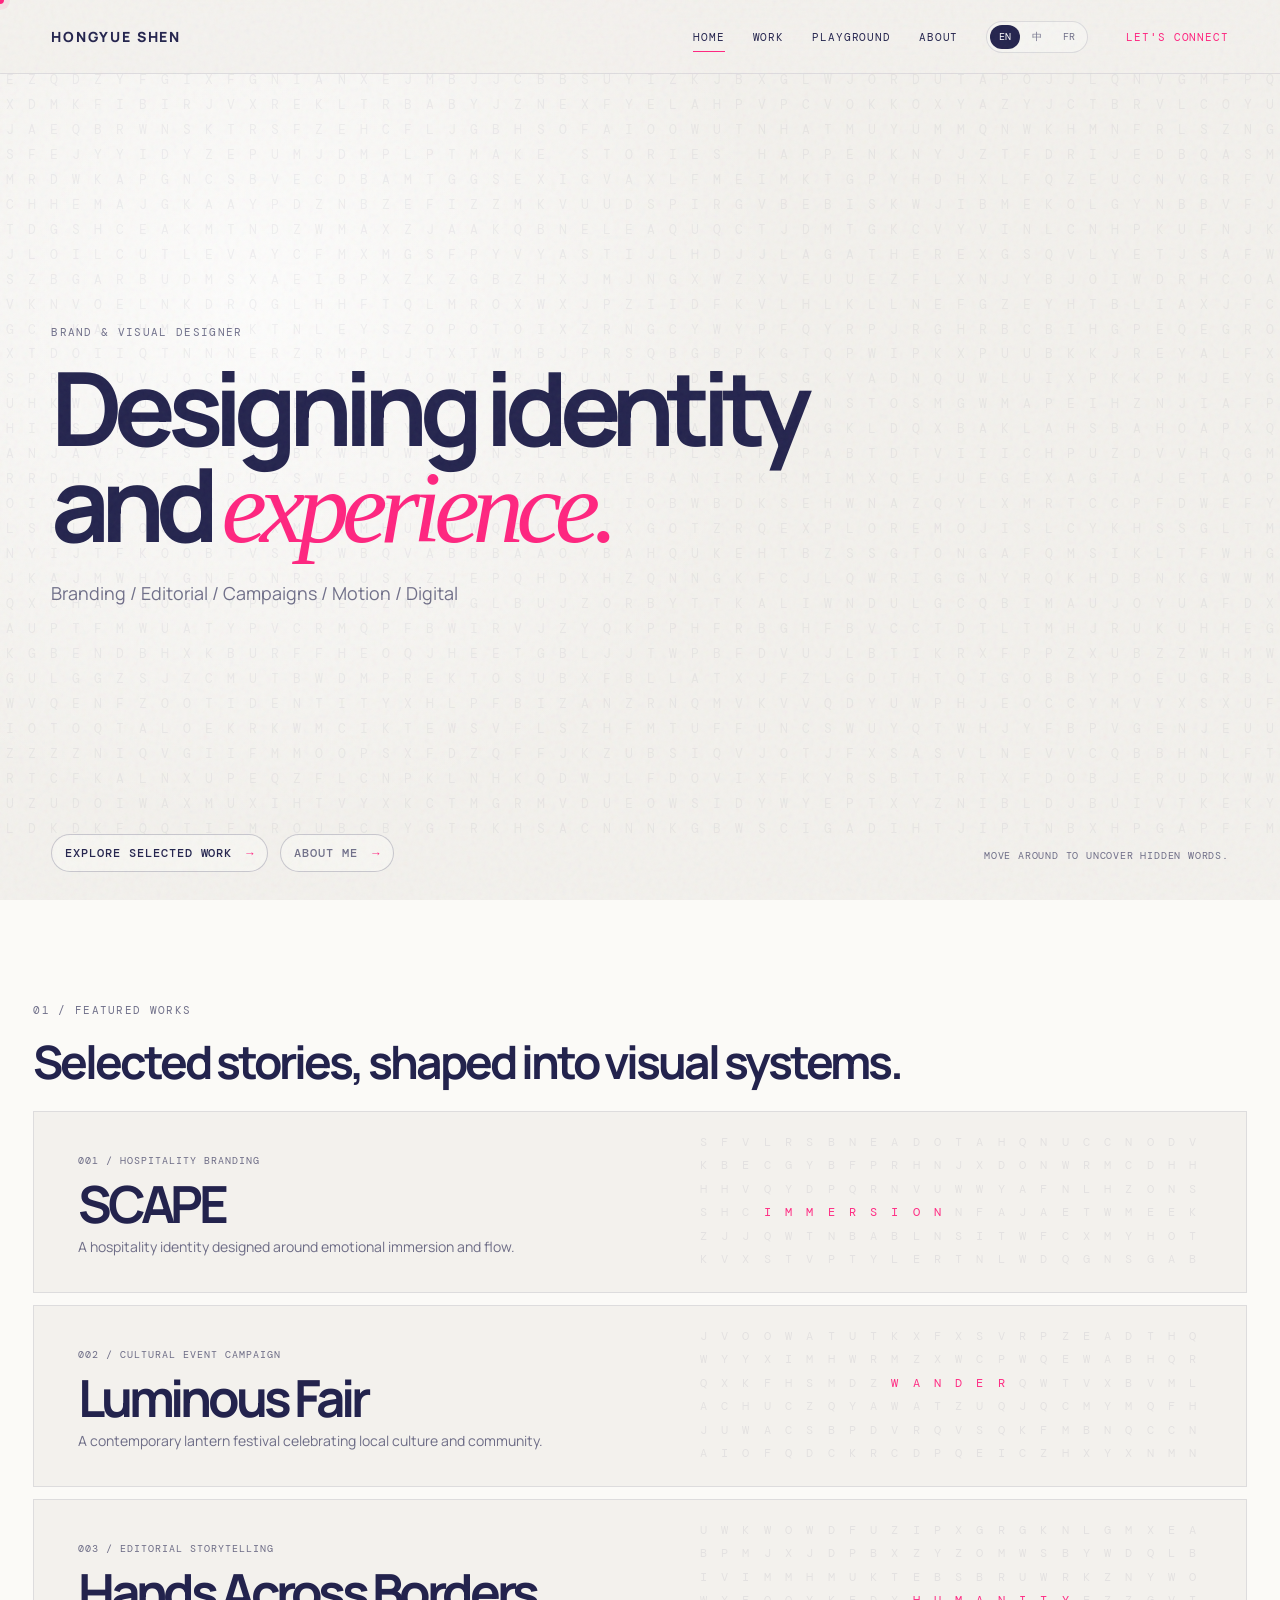
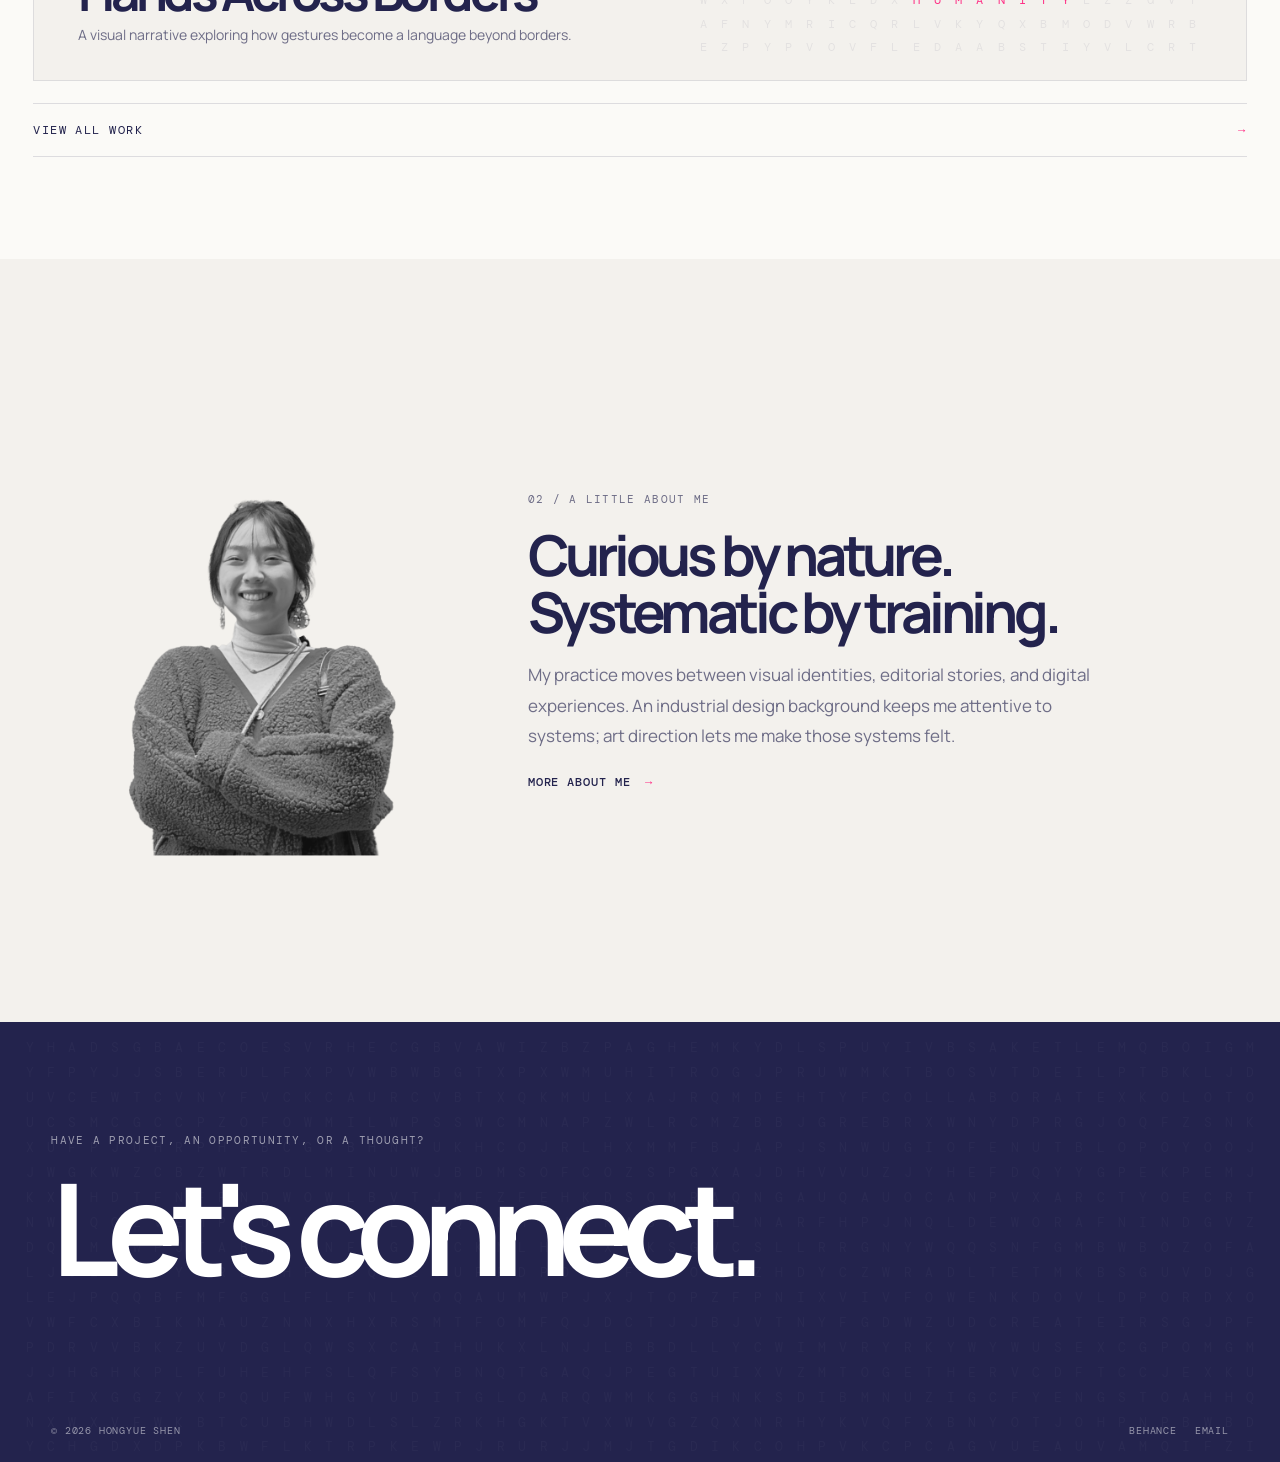
<file: index.html>
<!doctype html>
<html lang="en">
  <head>
    <meta charset="UTF-8" />
    <meta name="viewport" content="width=device-width, initial-scale=1.0" />
    <meta name="description" content="Hongyue Shen is a brand and visual designer working across identity, editorial, motion, and digital experiences." />
    <title>Hongyue Shen | Brand & Visual Designer</title>
    <link rel="preconnect" href="https://fonts.googleapis.com" />
    <link rel="preconnect" href="https://fonts.gstatic.com" crossorigin />
    <link href="https://fonts.googleapis.com/css2?family=DM+Mono:wght@400;500&family=Manrope:wght@400;500;600;700;800&display=swap" rel="stylesheet" />
    <link rel="stylesheet" href="styles.css" />
  </head>
  <body>
    <div class="cursor-dot" aria-hidden="true"></div>
    <header class="site-header">
      <a class="site-logo" href="index.html">HONGYUE SHEN</a>
      <button class="menu-toggle" type="button" aria-expanded="false" aria-label="Open navigation"><span></span><span></span></button>
      <nav class="site-nav" aria-label="Primary navigation">
        <a class="active" href="index.html">Home</a>
        <a href="work.html">Work</a>
        <a href="playground.html">Playground</a>
        <a href="about.html">About</a>
        <a class="nav-contact" href="mailto:hongyueshn@gmail.com">Let's connect</a>
      </nav>
    </header>

    <main>
      <section class="hero" data-matrix-zone>
        <div
          class="letter-matrix hero-matrix"
          data-hidden="MAKE STORIES HAPPEN|GATHER|CONNECT|EXPLORE|IDENTITY"
          data-seed="home"
          data-hidden-layout="0.1,0.54;0.24,0.72;0.4,0.18;0.6,0.7;0.82,0.2"
          data-interactive="true"
          aria-label="Hidden words about narrative design"
        ></div>
        <div class="hero-copy">
          <p class="eyebrow" data-i18n="home.hero.eyebrow">Brand & Visual Designer</p>
          <h1 data-i18n="home.hero.title">
            Designing identity<br />
            and <em>experience.</em>
          </h1>
          <p class="hero-intro" data-i18n="home.hero.subtitle">Branding / Editorial / Campaigns / Motion / Digital</p>
        </div>
        <div class="hero-actions">
          <a class="text-link" href="#selected-work" data-i18n="home.hero.ctaWork">Explore selected work <span>&rarr;</span></a>
          <a class="text-link text-link-muted" href="about.html" data-i18n="home.hero.ctaAbout">About me <span>&rarr;</span></a>
        </div>
        <p class="hero-note" data-i18n="home.hero.note">Move around to uncover hidden words.</p>
      </section>

      <section class="section featured-section" id="selected-work">
        <div class="section-heading featured-heading reveal">
          <p class="eyebrow" data-i18n="home.featured.eyebrow">01 / Featured Works</p>
          <h2 data-i18n="home.featured.title">Selected stories, shaped into visual systems.</h2>
        </div>

        <div class="featured-list">
          <a class="featured-banner reveal" href="project.html?slug=scape" data-matrix-zone>
            <div class="featured-copy">
              <span class="featured-number" data-i18n="home.featured.scape.meta">001 / Hospitality Branding</span>
              <h3>SCAPE</h3>
              <p data-i18n="home.featured.scape.desc">A hospitality identity designed around emotional immersion and flow.</p>
            </div>
            <img class="featured-thumb" src="assets/work/scape08.jpg" alt="SCAPE project preview" />
            <div class="featured-matrix letter-matrix" data-hidden="IMMERSION|ESCAPE" data-hidden-layout="0.28,0.18;0.64,0.62" data-seed="featured-scape" data-interactive="true"></div>
          </a>

          <a class="featured-banner reveal" href="project.html?slug=luminous-fair" data-matrix-zone>
            <div class="featured-copy">
              <span class="featured-number" data-i18n="home.featured.luminous.meta">002 / Cultural Event Campaign</span>
              <h3>Luminous Fair</h3>
              <p data-i18n="home.featured.luminous.desc">A contemporary lantern festival celebrating local culture and community.</p>
            </div>
            <img class="featured-thumb" src="assets/work/deng08.jpg" alt="Luminous Fair project preview" />
            <div class="featured-matrix letter-matrix" data-hidden="WANDER|REUNION" data-hidden-layout="0.18,0.54;0.7,0.1" data-seed="featured-luminous" data-interactive="true"></div>
          </a>

          <a class="featured-banner reveal" href="project.html?slug=hands-across-borders" data-matrix-zone>
            <div class="featured-copy">
              <span class="featured-number" data-i18n="home.featured.hands.meta">003 / Editorial Storytelling</span>
              <h3>Hands Across Borders</h3>
              <p data-i18n="home.featured.hands.desc">A visual narrative exploring how gestures become a language beyond borders.</p>
            </div>
            <img class="featured-thumb" src="assets/work/hands-hero.jpg" alt="Hands Across Borders project preview" />
            <div class="featured-matrix letter-matrix" data-hidden="HUMANITY|CONNECT" data-hidden-layout="0.34,0.66;0.78,0.28" data-seed="featured-hands" data-interactive="true"></div>
          </a>
        </div>
        <a class="button-link reveal" href="work.html" data-i18n="home.featured.viewAll">View all work <span>&rarr;</span></a>
      </section>

      <section class="section home-about">
        <div class="home-about-image reveal">
          <img src="assets/people/home-about-cutout.png" alt="Portrait of Hongyue Shen" />
        </div>
        <div class="home-about-copy reveal">
          <p class="eyebrow" data-i18n="home.about.eyebrow">02 / A little about me</p>
          <h2 data-i18n="home.about.title">Curious by nature.<br />Systematic by training.</h2>
          <p data-i18n="home.about.body">
            My practice moves between visual identities, editorial stories, and digital
            experiences. An industrial design background keeps me attentive to systems;
            art direction lets me make those systems felt.
          </p>
          <a class="text-link" href="about.html" data-i18n="home.about.cta">More about me <span>&rarr;</span></a>
        </div>
      </section>
    </main>

    <footer class="site-footer" id="connect">
      <div class="footer-matrix letter-matrix" data-hidden="COLLABORATE|CREATE|TOGETHER" data-hidden-layout="0.12,0.86;0.68,0.88;0.82,0.78" data-seed="connect" data-interactive="true"></div>
      <p class="eyebrow" data-i18n="footer.eyebrow">Have a project, an opportunity, or a thought?</p>
      <a class="footer-title" href="mailto:hongyueshn@gmail.com" data-i18n="footer.title">Let's connect.</a>
      <div class="footer-bottom">
        <span>&copy; <span data-year></span> Hongyue Shen</span>
        <div>
          <a href="https://www.behance.net/HongyueShen" target="_blank" rel="noreferrer">Behance</a>
          <a href="mailto:hongyueshn@gmail.com">Email</a>
        </div>
      </div>
    </footer>
    <script src="script.js"></script>
    <script src="i18n.js"></script>
  </body>
</html>
</file>
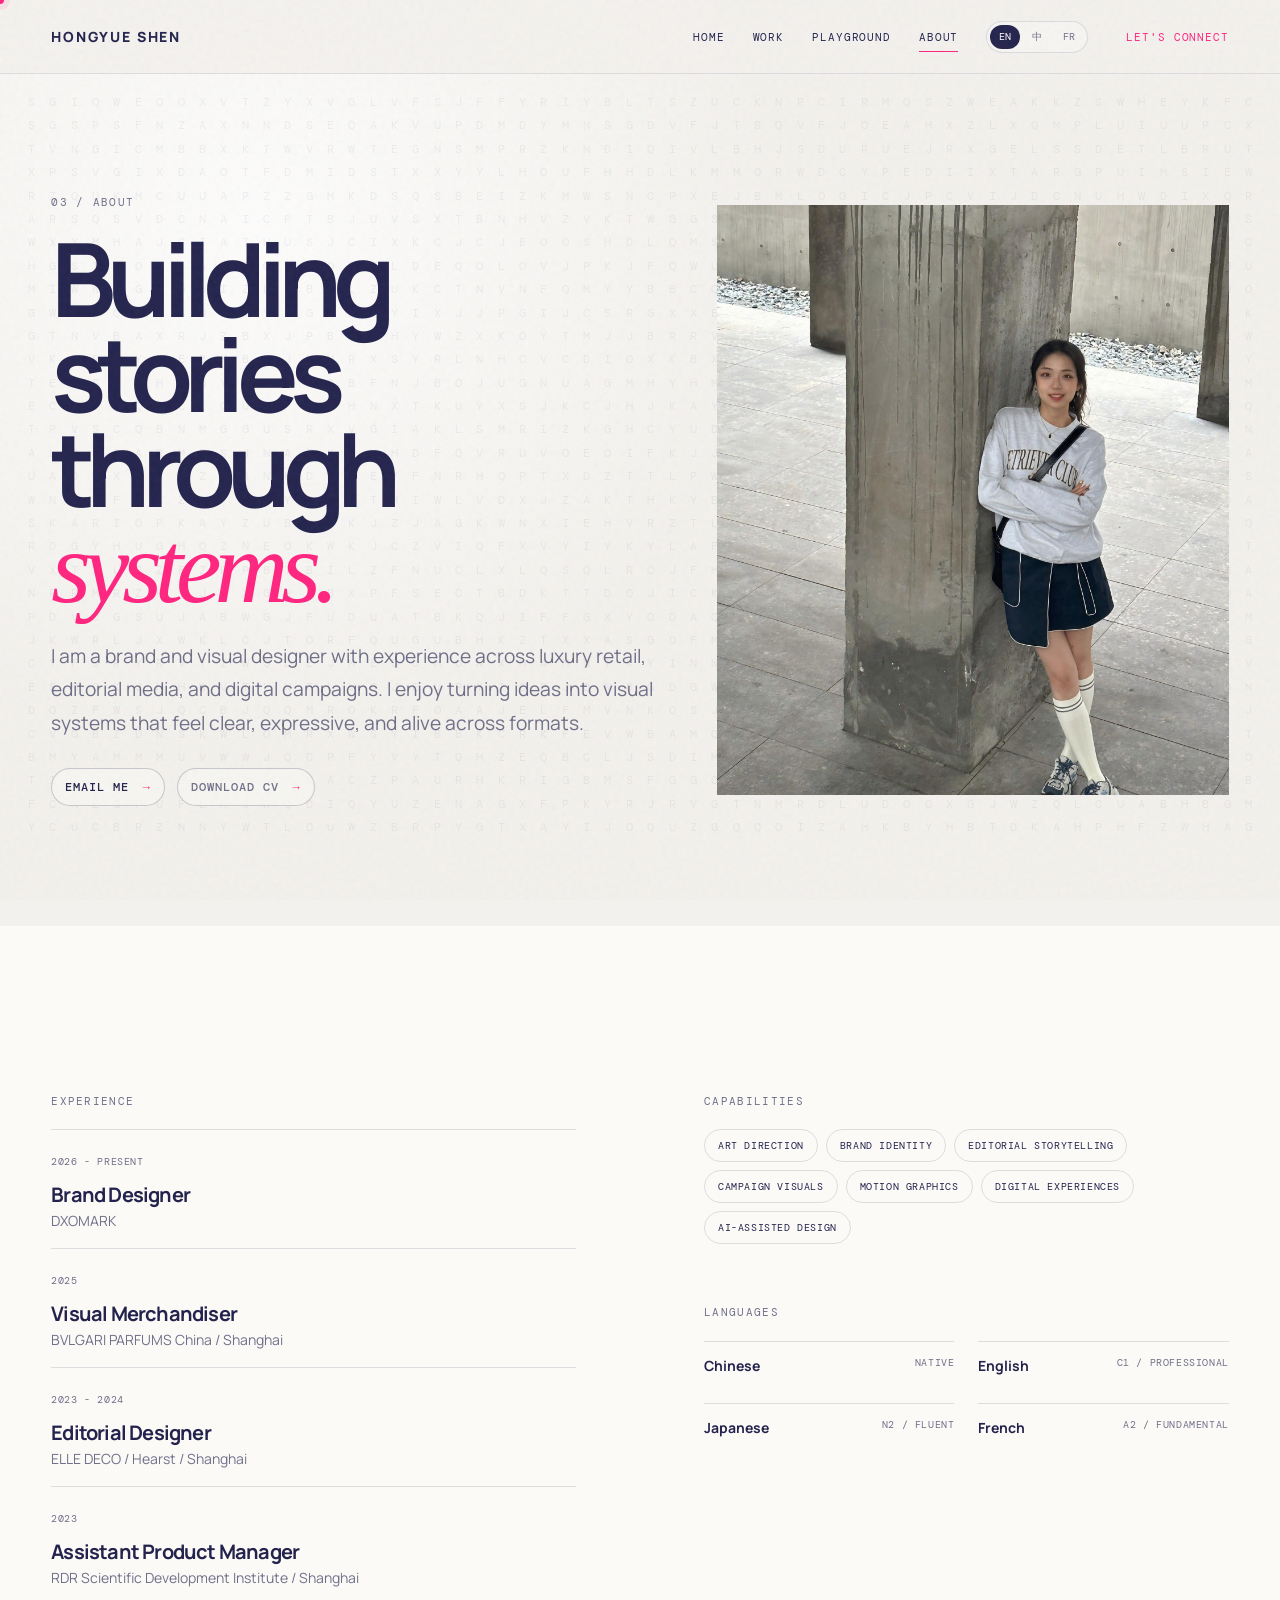
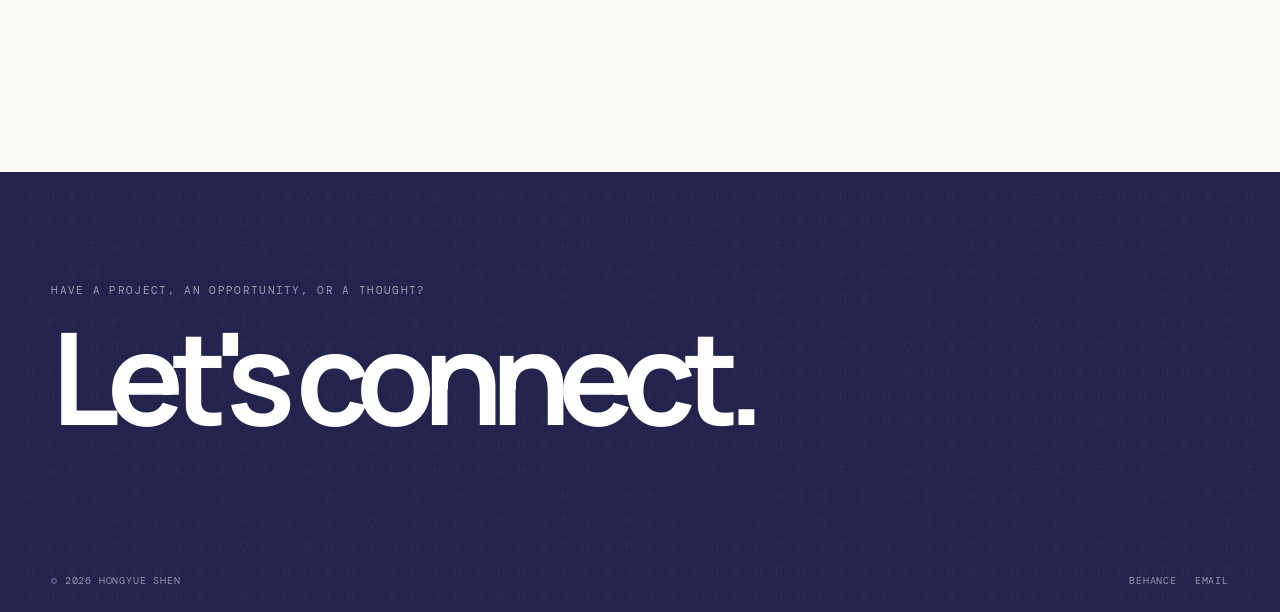
<file: about.html>
<!doctype html>
<html lang="en">
  <head>
    <meta charset="UTF-8" />
    <meta name="viewport" content="width=device-width, initial-scale=1.0" />
    <title>About | Hongyue Shen</title>
    <link rel="preconnect" href="https://fonts.googleapis.com" />
    <link rel="preconnect" href="https://fonts.gstatic.com" crossorigin />
    <link href="https://fonts.googleapis.com/css2?family=DM+Mono:wght@400;500&family=Manrope:wght@400;500;600;700;800&display=swap" rel="stylesheet" />
    <link rel="stylesheet" href="styles.css" />
  </head>
  <body>
    <div class="cursor-dot" aria-hidden="true"></div>
    <header class="site-header">
      <a class="site-logo" href="index.html">HONGYUE SHEN</a>
      <button class="menu-toggle" type="button" aria-expanded="false" aria-label="Open navigation"><span></span><span></span></button>
      <nav class="site-nav" aria-label="Primary navigation">
        <a href="index.html">Home</a>
        <a href="work.html">Work</a>
        <a href="playground.html">Playground</a>
        <a class="active" href="about.html">About</a>
        <a class="nav-contact" href="mailto:hongyueshn@gmail.com">Let's connect</a>
      </nav>
    </header>

    <main>
      <section class="about-hero" data-matrix-zone>
        <div class="letter-matrix about-matrix" data-hidden="LOGIC|JOY|WARMTH|STRENGTH|INNER|REAL" data-hidden-layout="0.14,0.7;0.29,0.83;0.45,0.64;0.62,0.75;0.77,0.58;0.88,0.84" data-seed="about" data-interactive="true"></div>
        <div class="about-copy">
          <p class="eyebrow" data-i18n="about.hero.eyebrow">03 / About</p>
          <h1 data-i18n="about.hero.title">Building stories<br />through <em>systems.</em></h1>
          <p data-i18n="about.hero.body">
            I am a brand and visual designer with experience across luxury retail,
            editorial media, and digital campaigns. I enjoy turning ideas into visual systems
            that feel clear, expressive, and alive across formats.
          </p>
          <div class="hero-actions about-actions">
            <a class="text-link" href="mailto:hongyueshn@gmail.com" data-i18n="about.hero.email">Email me <span>&rarr;</span></a>
            <a class="text-link text-link-muted" href="CV_EN_Hongyue_Shen.pdf" download data-i18n="about.hero.cv">Download CV <span>&rarr;</span></a>
          </div>
        </div>
        <div class="about-portrait">
          <img src="assets/people/about-photo.jpg" alt="Portrait of Hongyue Shen" />
        </div>
      </section>

      <section class="section about-details">
        <div class="about-column reveal">
          <p class="eyebrow" data-i18n="about.experience.eyebrow">Experience</p>
          <div class="timeline">
            <div><span data-i18n="about.experience.now">2026 - Present</span><h3 data-i18n="about.experience.role1">Brand Designer</h3><p>DXOMARK</p></div>
            <div><span>2025</span><h3 data-i18n="about.experience.role2">Visual Merchandiser</h3><p>BVLGARI PARFUMS China / Shanghai</p></div>
            <div><span>2023 - 2024</span><h3 data-i18n="about.experience.role3">Editorial Designer</h3><p>ELLE DECO / Hearst / Shanghai</p></div>
            <div><span>2023</span><h3 data-i18n="about.experience.role4">Assistant Product Manager</h3><p>RDR Scientific Development Institute / Shanghai</p></div>
          </div>
        </div>
        <div class="about-column reveal">
          <p class="eyebrow" data-i18n="about.capabilities.eyebrow">Capabilities</p>
          <div class="tag-list">
            <span data-i18n="about.capabilities.art">Art Direction</span><span data-i18n="about.capabilities.brand">Brand Identity</span><span data-i18n="about.capabilities.editorial">Editorial Storytelling</span>
            <span data-i18n="about.capabilities.campaign">Campaign Visuals</span><span data-i18n="about.capabilities.motion">Motion Graphics</span><span data-i18n="about.capabilities.digital">Digital Experiences</span>
            <span data-i18n="about.capabilities.ai">AI-assisted Design</span>
          </div>
          <p class="eyebrow subheading" data-i18n="about.languages.eyebrow">Languages</p>
          <div class="language-list">
            <p><b data-i18n="about.languages.chinese">Chinese</b><span data-i18n="about.languages.native">Native</span></p><p><b data-i18n="about.languages.english">English</b><span data-i18n="about.languages.englishLevel">C1 / Professional</span></p>
            <p><b data-i18n="about.languages.japanese">Japanese</b><span data-i18n="about.languages.japaneseLevel">N2 / Fluent</span></p><p><b data-i18n="about.languages.french">French</b><span data-i18n="about.languages.frenchLevel">A2 / Fundamental</span></p>
          </div>
        </div>
      </section>
    </main>

    <footer class="site-footer" id="connect">
      <div class="footer-matrix letter-matrix" data-hidden="COLLABORATE|CREATE|TOGETHER" data-hidden-layout="0.12,0.86;0.68,0.88;0.82,0.78" data-seed="connect" data-interactive="true"></div>
      <p class="eyebrow" data-i18n="footer.eyebrow">Have a project, an opportunity, or a thought?</p>
      <a class="footer-title" href="mailto:hongyueshn@gmail.com" data-i18n="footer.title">Let's connect.</a>
      <div class="footer-bottom"><span>&copy; <span data-year></span> Hongyue Shen</span><div><a href="https://www.behance.net/HongyueShen" target="_blank" rel="noreferrer">Behance</a><a href="mailto:hongyueshn@gmail.com">Email</a></div></div>
    </footer>
    <script src="script.js"></script>
    <script src="i18n.js"></script>
  </body>
</html>
</file>
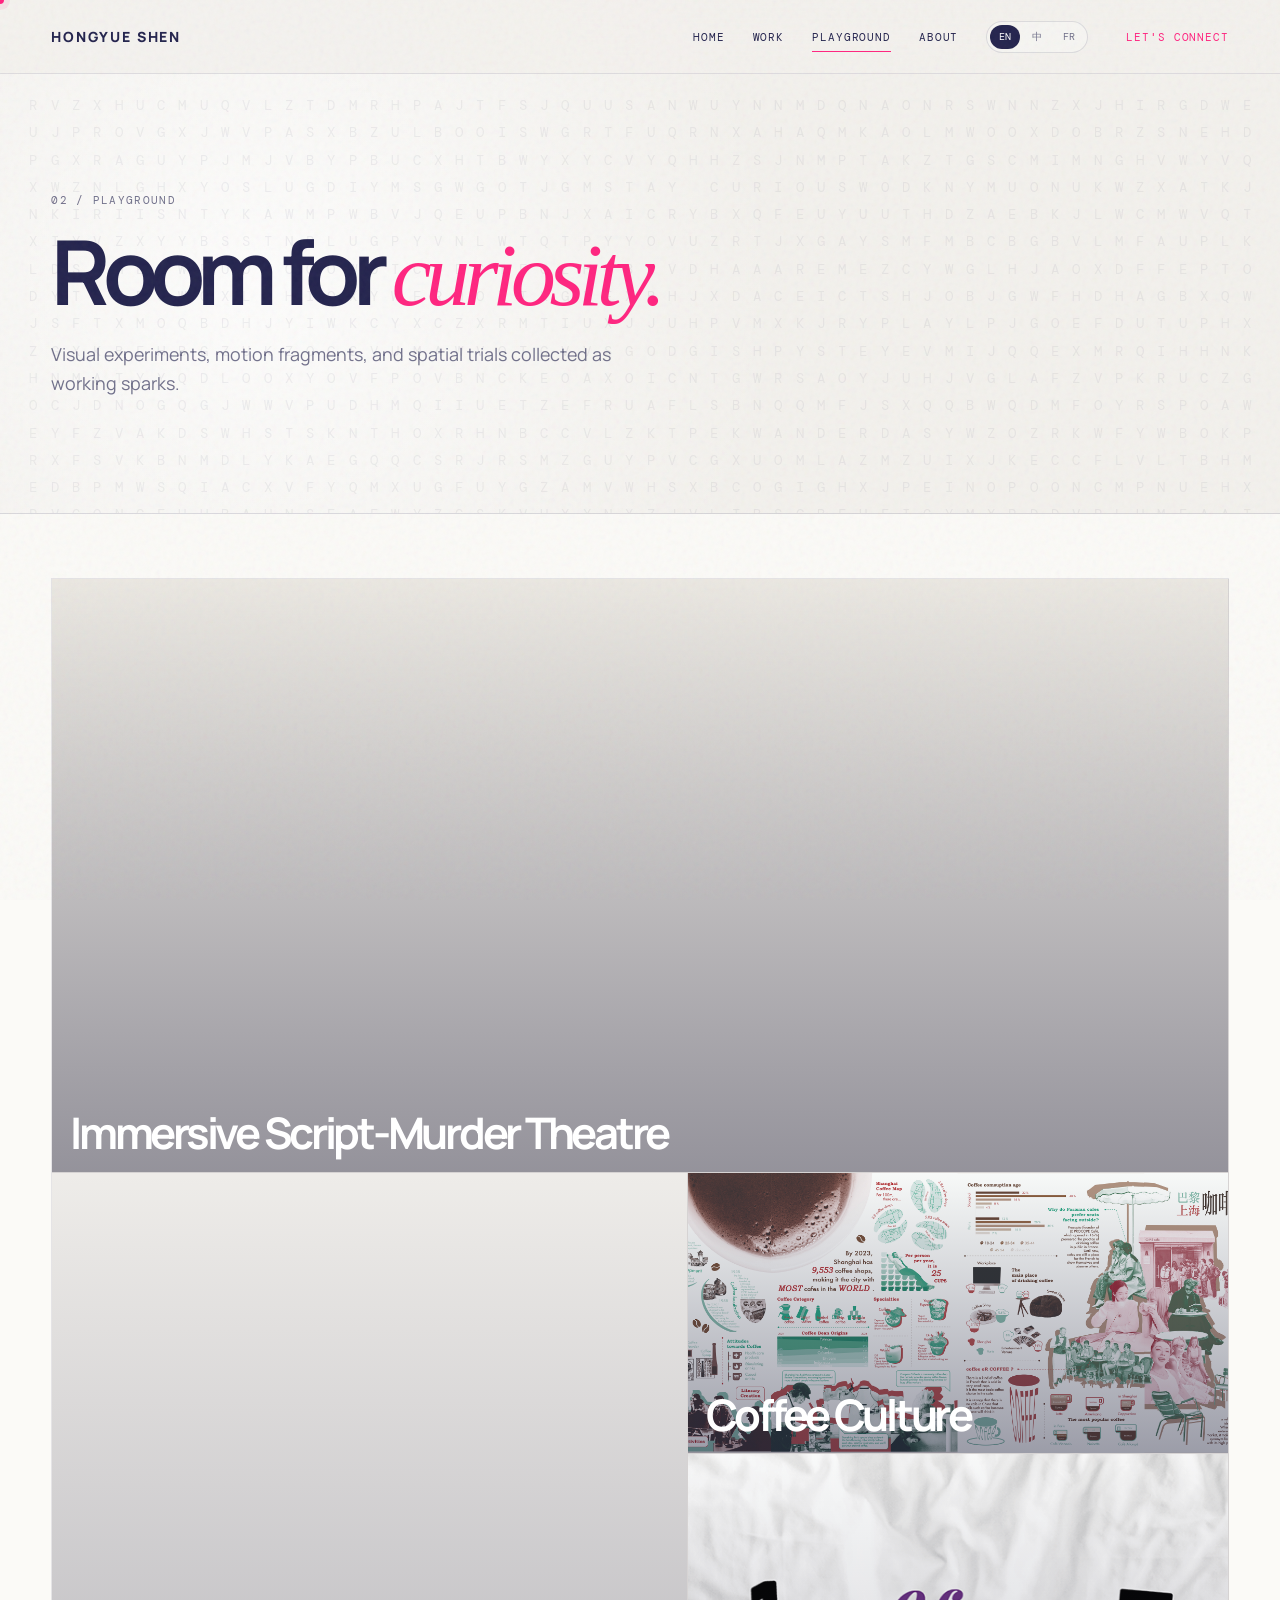
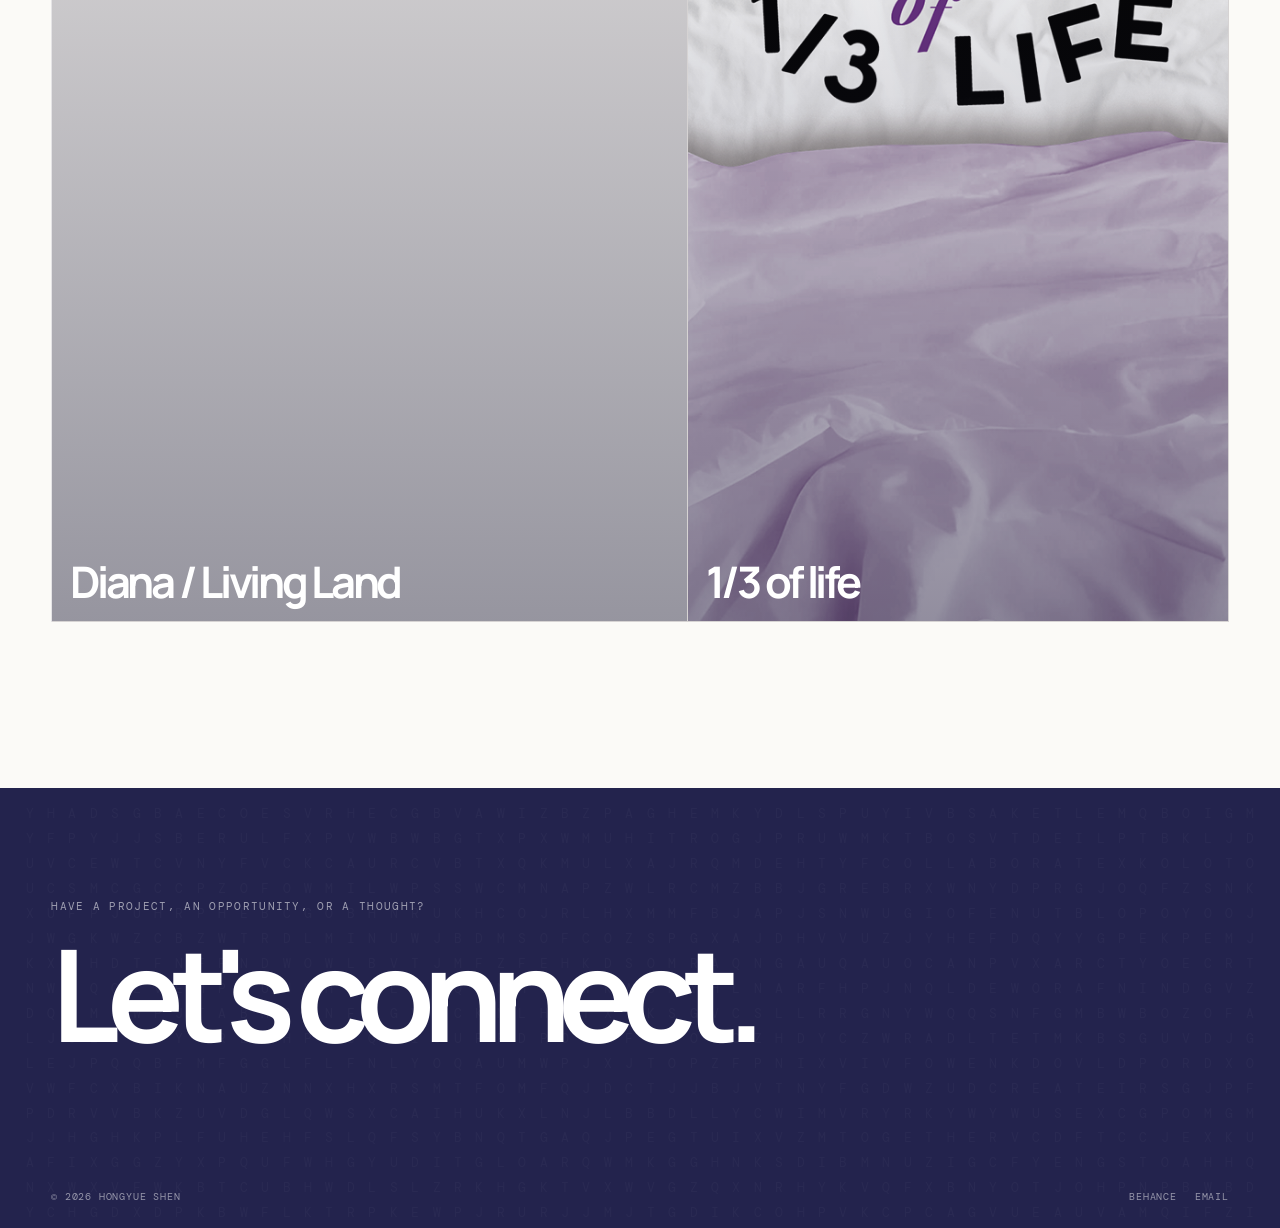
<file: playground.html>
<!doctype html>
<html lang="en">
  <head>
    <meta charset="UTF-8" />
    <meta name="viewport" content="width=device-width, initial-scale=1.0" />
    <title>Playground | Hongyue Shen</title>
    <link rel="preconnect" href="https://fonts.googleapis.com" />
    <link rel="preconnect" href="https://fonts.gstatic.com" crossorigin />
    <link href="https://fonts.googleapis.com/css2?family=DM+Mono:wght@400;500&family=Manrope:wght@400;500;600;700;800&display=swap" rel="stylesheet" />
    <link rel="stylesheet" href="styles.css" />
    <script src="https://aframe.io/releases/1.5.0/aframe.min.js"></script>
  </head>
  <body>
    <div class="cursor-dot" aria-hidden="true"></div>
    <header class="site-header">
      <a class="site-logo" href="index.html">HONGYUE SHEN</a>
      <button class="menu-toggle" type="button" aria-expanded="false" aria-label="Open navigation"><span></span><span></span></button>
      <nav class="site-nav" aria-label="Primary navigation">
        <a href="index.html">Home</a>
        <a href="work.html">Work</a>
        <a class="active" href="playground.html">Playground</a>
        <a href="about.html">About</a>
        <a class="nav-contact" href="mailto:hongyueshn@gmail.com">Let's connect</a>
      </nav>
    </header>

    <main>
      <section class="page-hero compact-page-hero" data-matrix-zone>
        <div class="letter-matrix page-matrix" data-hidden="STAY CURIOUS|PLAY|WANDER" data-hidden-layout="0.18,0.6;0.48,0.76;0.72,0.67" data-seed="play" data-interactive="true"></div>
        <p class="eyebrow" data-i18n="play.hero.eyebrow">02 / Playground</p>
        <h1 data-i18n="play.hero.title">Room for <em>curiosity.</em></h1>
        <p class="page-intro" data-i18n="play.hero.intro">Visual experiments, motion fragments, and spatial trials collected as working sparks.</p>
      </section>

      <section class="section playground-section">
        <div class="play-masonry">
          <button class="play-card play-card-wide reveal" type="button" data-play-target="script-murder">
            <video muted loop playsinline preload="metadata" src="assets/video/script-murder-360.mp4"></video>
            <span data-i18n="play.card.script">Immersive Script-Murder Theatre</span>
          </button>
          <button class="play-card play-card-tall play-card-contain reveal" type="button" data-play-target="living-land">
            <video muted loop playsinline preload="metadata" src="assets/video/living-land-foundation.mp4"></video>
            <span data-i18n="play.card.living">Diana / Living Land</span>
          </button>
          <button class="play-card play-card-coffee reveal" type="button" data-play-target="coffee-map">
            <img src="assets/playground/coffee-comparison.png" alt="Coffee in Shanghai information design board" />
            <span data-i18n="play.card.coffee">Coffee Culture</span>
          </button>
          <button class="play-card play-card-large play-card-contain reveal" type="button" data-play-target="one-third-life">
            <img src="assets/playground/one-third-life-thumb.png" alt="1/3life zine visual" />
            <span data-i18n="play.card.zine">1/3 of life</span>
          </button>
        </div>
      </section>
    </main>

    <footer class="site-footer" id="connect">
      <div class="footer-matrix letter-matrix" data-hidden="COLLABORATE|CREATE|TOGETHER" data-hidden-layout="0.12,0.86;0.68,0.88;0.82,0.78" data-seed="connect" data-interactive="true"></div>
      <p class="eyebrow" data-i18n="footer.eyebrow">Have a project, an opportunity, or a thought?</p>
      <a class="footer-title" href="mailto:hongyueshn@gmail.com" data-i18n="footer.title">Let's connect.</a>
      <div class="footer-bottom"><span>&copy; <span data-year></span> Hongyue Shen</span><div><a href="https://www.behance.net/HongyueShen" target="_blank" rel="noreferrer">Behance</a><a href="mailto:hongyueshn@gmail.com">Email</a></div></div>
    </footer>

    <div class="play-modal" aria-hidden="true">
      <div class="play-modal-dialog" role="dialog" aria-modal="true" aria-label="Playground project detail">
        <button class="play-modal-close" type="button" aria-label="Close detail">&times;</button>

        <article class="play-panel" data-play-panel="one-third-life">
          <div class="play-panel-copy">
            <p class="eyebrow" data-i18n="play.modal.zine.eyebrow">Zine / Editorial experiment</p>
            <h2 data-i18n="play.modal.zine.title">1/3 of life</h2>
            <p data-i18n="play.modal.zine.body">An online zine experiment that treats reading as a spatial rhythm: pages, pauses, and gestures unfold as a compact narrative system.</p>
            <a class="text-link" href="https://heyzine.com/flip-book/0ad738428e.html" target="_blank" rel="noreferrer" data-i18n="play.modal.zine.cta">Open full reader <span>&rarr;</span></a>
          </div>
          <div class="play-panel-media zine-frame">
            <iframe src="https://heyzine.com/flip-book/0ad738428e.html" title="1/3life zine reader" loading="lazy" allowfullscreen></iframe>
          </div>
        </article>

        <article class="play-panel" data-play-panel="living-land">
          <div class="play-panel-copy">
            <p class="eyebrow" data-i18n="play.modal.living.eyebrow">Motion study / Visual research</p>
            <h2 data-i18n="play.modal.living.title">Diana / Living Land</h2>
            <p data-i18n="play.modal.living.body">A moving-image study around elegance, public memory, and editorial restraint, using Lady Diana as a visual reference for softness under scrutiny.</p>
            <a class="text-link" href="assets/playground/diana-living-land.pdf" target="_blank" rel="noreferrer" data-i18n="play.modal.living.cta">Open explanation PDF <span>&rarr;</span></a>
          </div>
          <div class="play-panel-media living-video-frame">
            <video controls playsinline preload="metadata" src="assets/video/living-land-foundation.mp4"></video>
          </div>
        </article>

        <article class="play-panel" data-play-panel="script-murder">
          <div class="play-panel-copy">
            <p class="eyebrow" data-i18n="play.modal.script.eyebrow">360 video / Spatial storytelling</p>
            <h2 data-i18n="play.modal.script.title">Immersive Script-Murder Theatre</h2>
            <p data-i18n="play.modal.script.body">A 360-degree theatre prototype for a script-murder scene, using spatial staging and atmosphere to pull the viewer into the story world.</p>
            <p class="play-hint" data-i18n="play.modal.script.hint">Drag inside the scene to look around. Use scroll or trackpad to zoom.</p>
          </div>
          <div class="play-panel-media panorama-frame">
            <a-scene embedded vr-mode-ui="enabled: false" renderer="antialias: true; colorManagement: true">
              <a-assets>
                <video id="script-murder-sphere-source" src="assets/video/script-murder-360.mp4" loop playsinline preload="metadata" crossorigin="anonymous"></video>
              </a-assets>
              <a-videosphere src="#script-murder-sphere-source" rotation="0 -90 0"></a-videosphere>
              <a-camera look-controls="reverseMouseDrag: false" wasd-controls-enabled="false" zoom="1"></a-camera>
            </a-scene>
            <video class="panorama-fallback" id="script-murder-video" src="assets/video/script-murder-360.mp4" controls loop playsinline preload="metadata" crossorigin="anonymous"></video>
          </div>
        </article>

        <article class="play-panel play-panel-wide" data-play-panel="coffee-map">
          <div class="play-panel-copy">
            <p class="eyebrow" data-i18n="play.modal.coffee.eyebrow">Information design / Cultural comparison</p>
            <h2 data-i18n="play.modal.coffee.title">Coffee Culture</h2>
            <p data-i18n="play.modal.coffee.body">A comparative information-design board mapping how coffee culture shifts between Shanghai and Paris through history, consumption habits, shop typologies, and social rituals.</p>
          </div>
          <div class="play-panel-media coffee-frame">
            <div class="coffee-stage coffee-image-stage" tabindex="0" aria-label="Coffee Culture full comparison board">
              <img class="coffee-panorama-image" src="assets/playground/coffee-comparison.png" alt="Coffee Culture comparison board between Shanghai and Paris" />
            </div>
          </div>
        </article>
      </div>
    </div>

    <script src="script.js"></script>
    <script src="i18n.js"></script>
  </body>
</html>
</file>
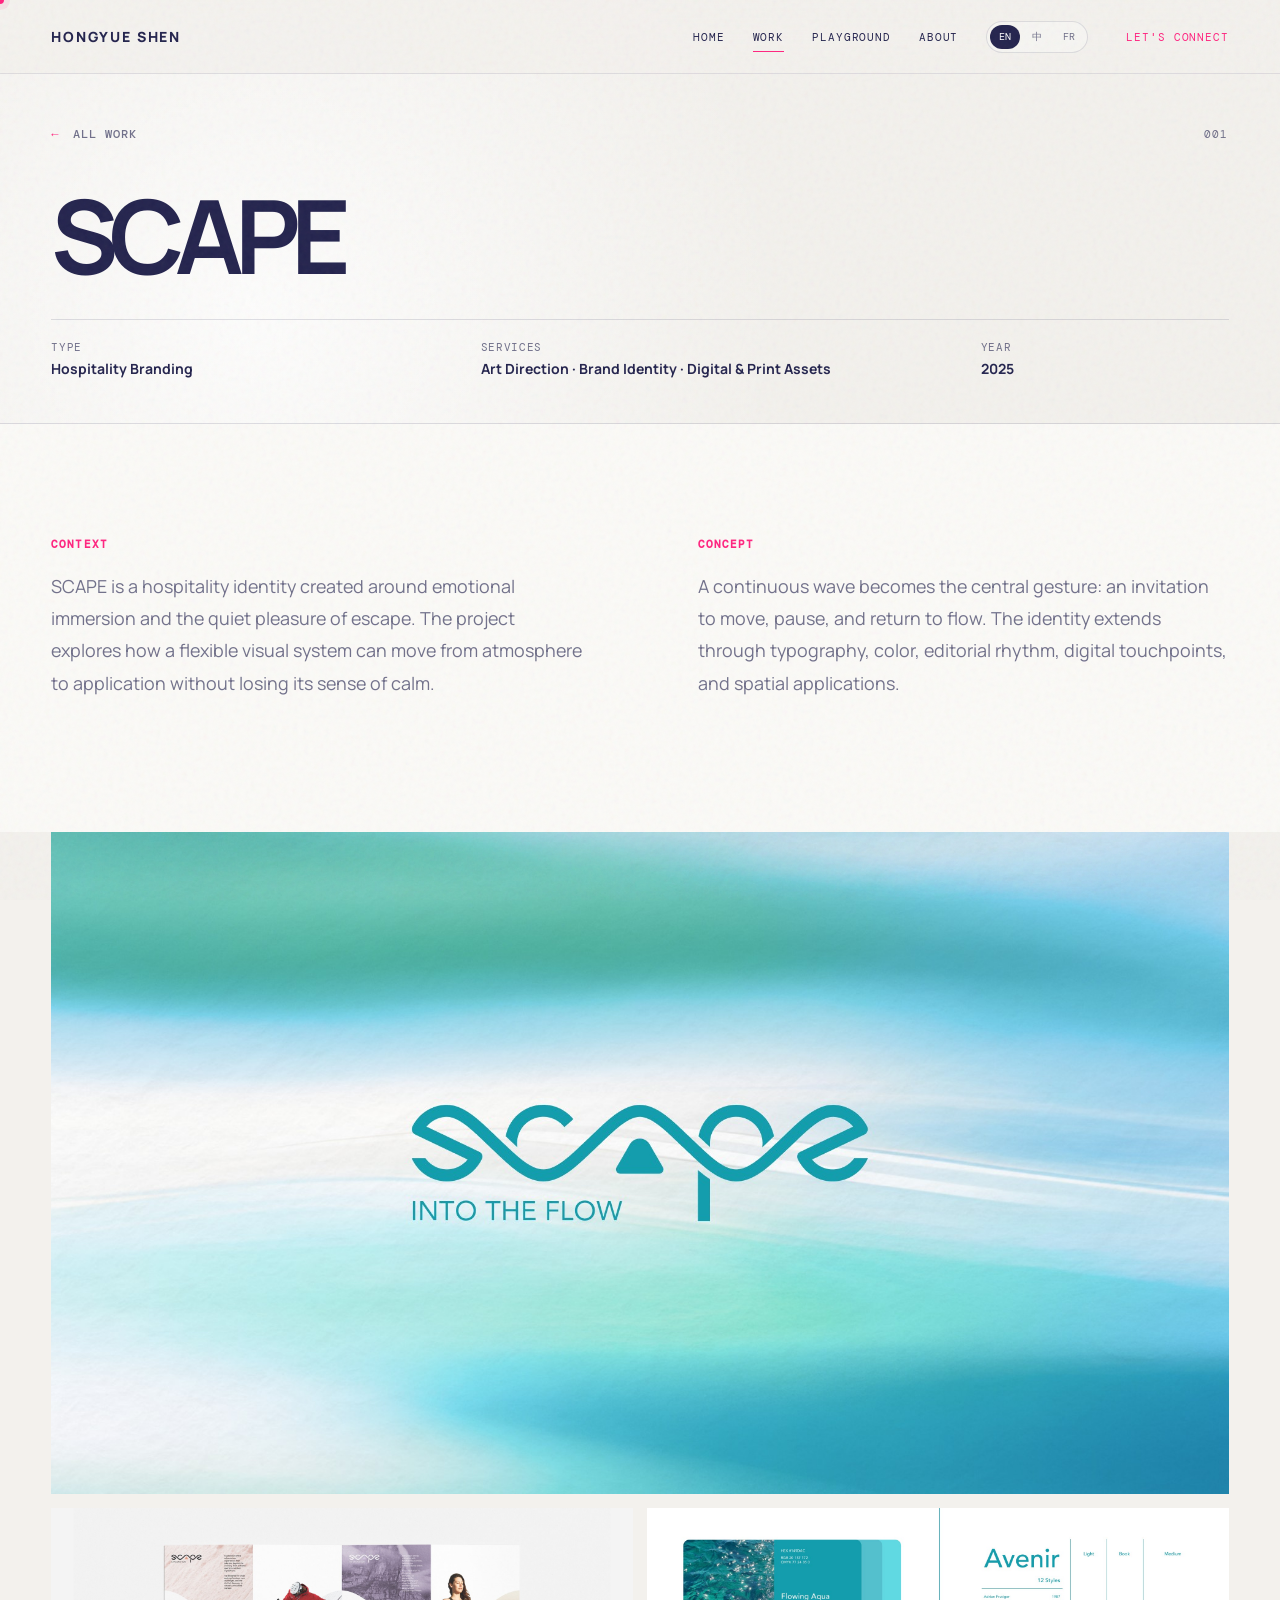
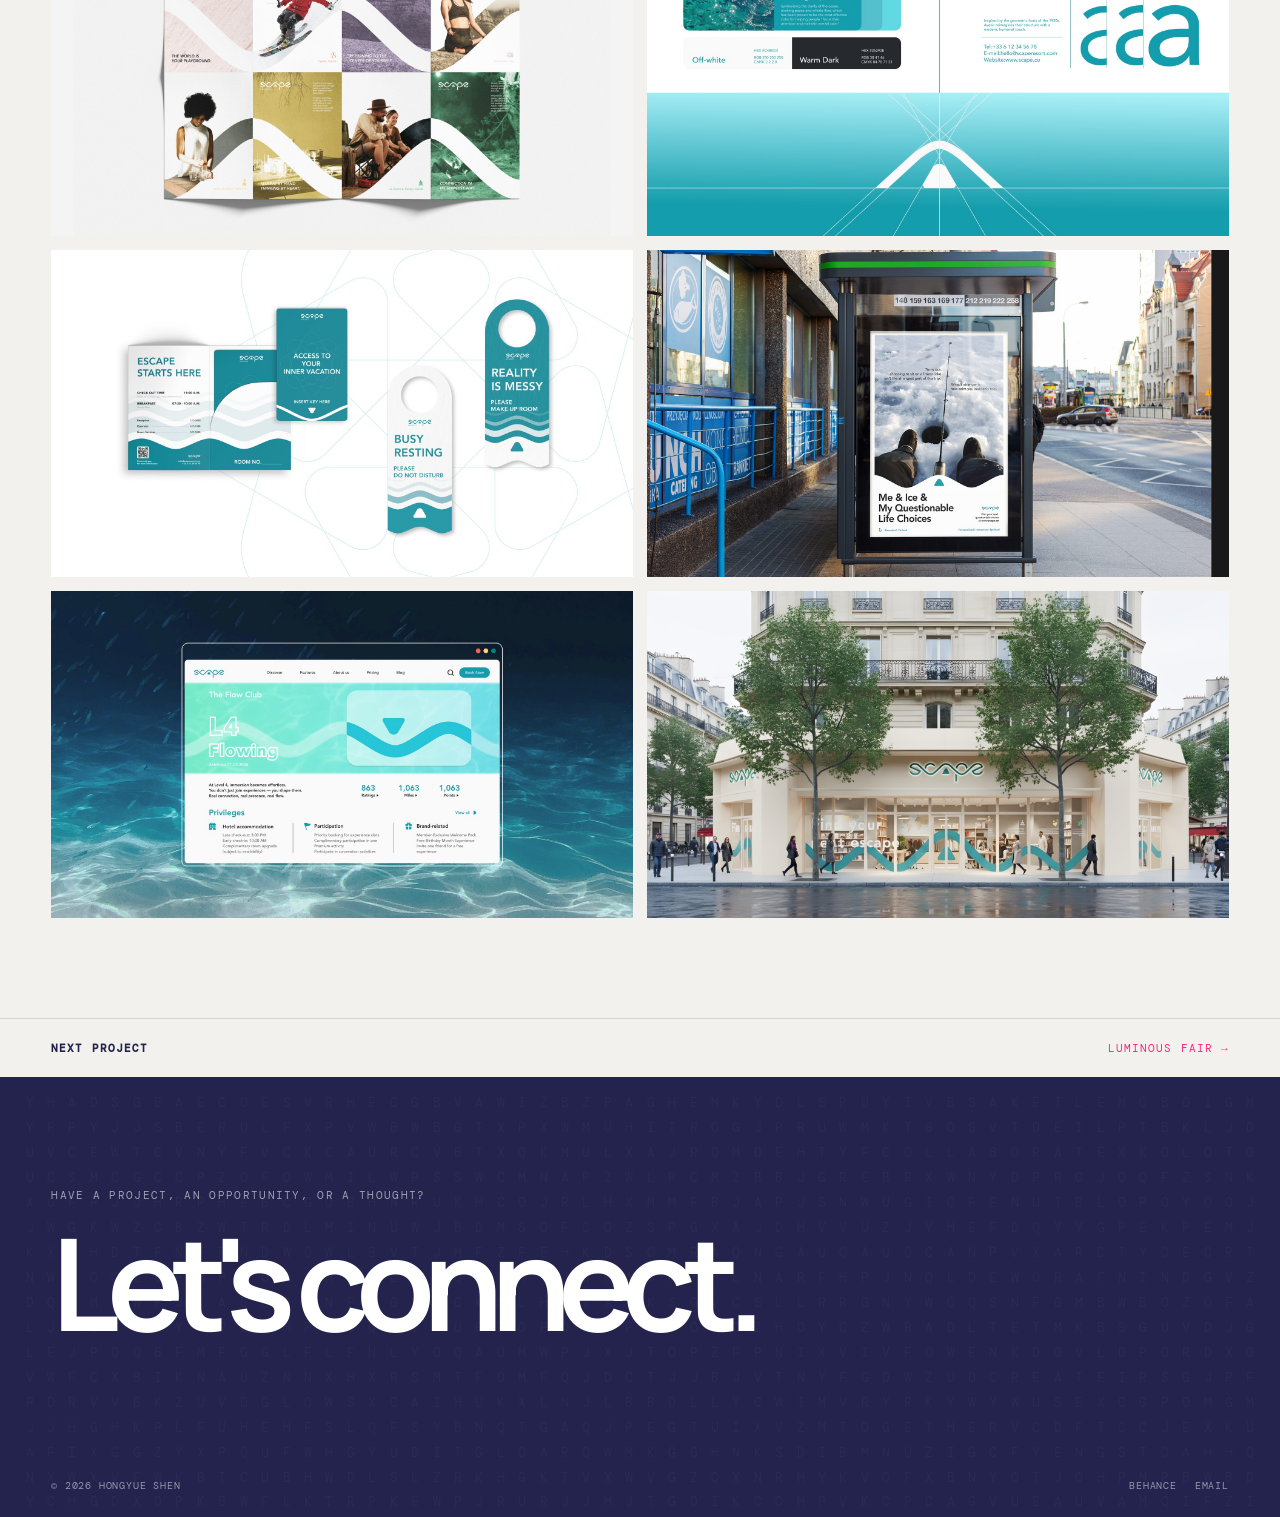
<file: project.html>
<!doctype html>
<html lang="en">
  <head>
    <meta charset="UTF-8" />
    <meta name="viewport" content="width=device-width, initial-scale=1.0" />
    <title>Project | Hongyue Shen</title>
    <link rel="preconnect" href="https://fonts.googleapis.com" />
    <link rel="preconnect" href="https://fonts.gstatic.com" crossorigin />
    <link href="https://fonts.googleapis.com/css2?family=DM+Mono:wght@400;500&family=Manrope:wght@400;500;600;700;800&display=swap" rel="stylesheet" />
    <link rel="stylesheet" href="styles.css" />
  </head>
  <body>
    <div class="cursor-dot" aria-hidden="true"></div>
    <header class="site-header">
      <a class="site-logo" href="index.html">HONGYUE SHEN</a>
      <button class="menu-toggle" type="button" aria-expanded="false" aria-label="Open navigation"><span></span><span></span></button>
      <nav class="site-nav" aria-label="Primary navigation">
        <a href="index.html">Home</a><a class="active" href="work.html">Work</a><a href="playground.html">Playground</a><a href="about.html">About</a>
        <a class="nav-contact" href="mailto:hongyueshn@gmail.com">Let's connect</a>
      </nav>
    </header>
    <main id="project-root" class="project-root"></main>
    <footer class="site-footer" id="connect">
      <div class="footer-matrix letter-matrix" data-hidden="COLLABORATE|CREATE|TOGETHER" data-hidden-layout="0.12,0.86;0.68,0.88;0.82,0.78" data-seed="connect" data-interactive="true"></div>
      <p class="eyebrow" data-i18n="footer.eyebrow">Have a project, an opportunity, or a thought?</p><a class="footer-title" href="mailto:hongyueshn@gmail.com" data-i18n="footer.title">Let's connect.</a>
      <div class="footer-bottom"><span>&copy; <span data-year></span> Hongyue Shen</span><div><a href="https://www.behance.net/HongyueShen" target="_blank" rel="noreferrer">Behance</a><a href="mailto:hongyueshn@gmail.com">Email</a></div></div>
    </footer>
    <div class="lightbox" aria-hidden="true"><button class="lightbox-close" type="button" aria-label="Close preview">&times;</button><img alt="" /><p></p></div>
    <script src="script.js"></script>
    <script src="i18n.js"></script>
  </body>
</html>
</file>
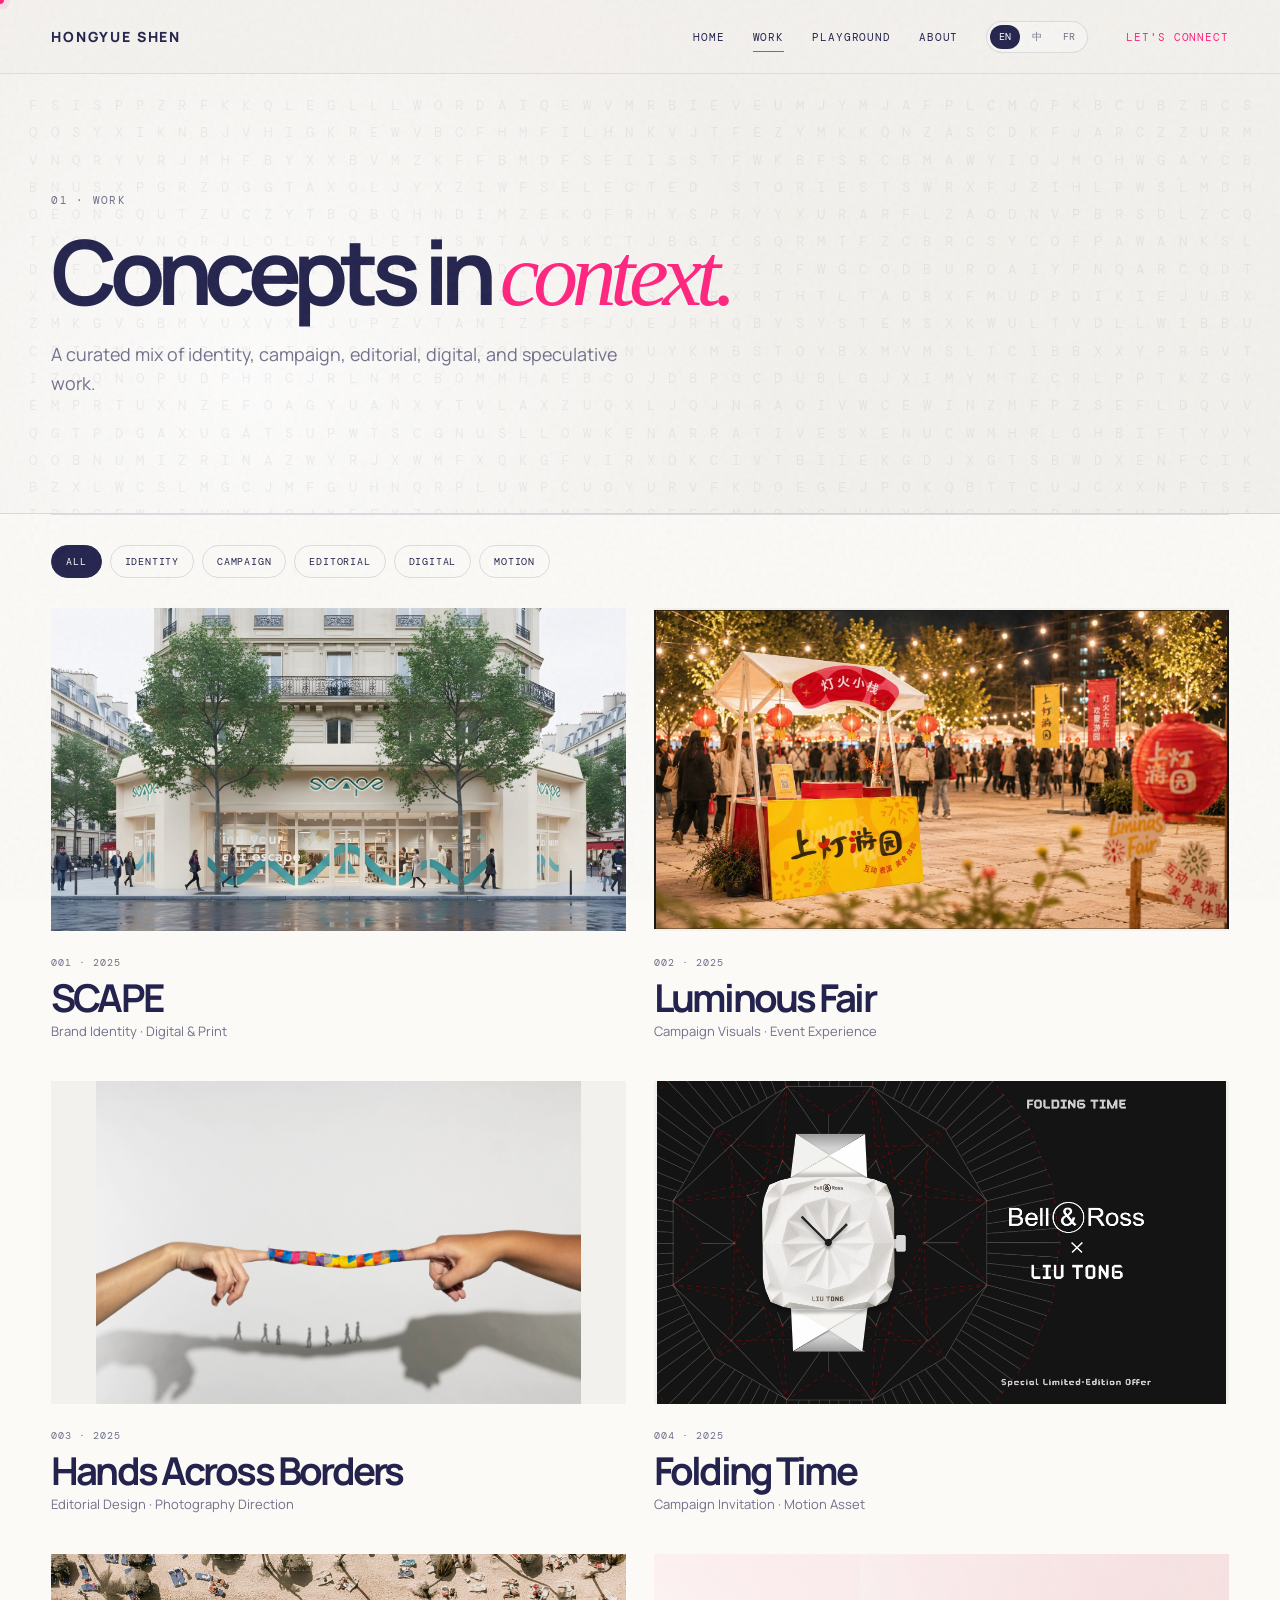
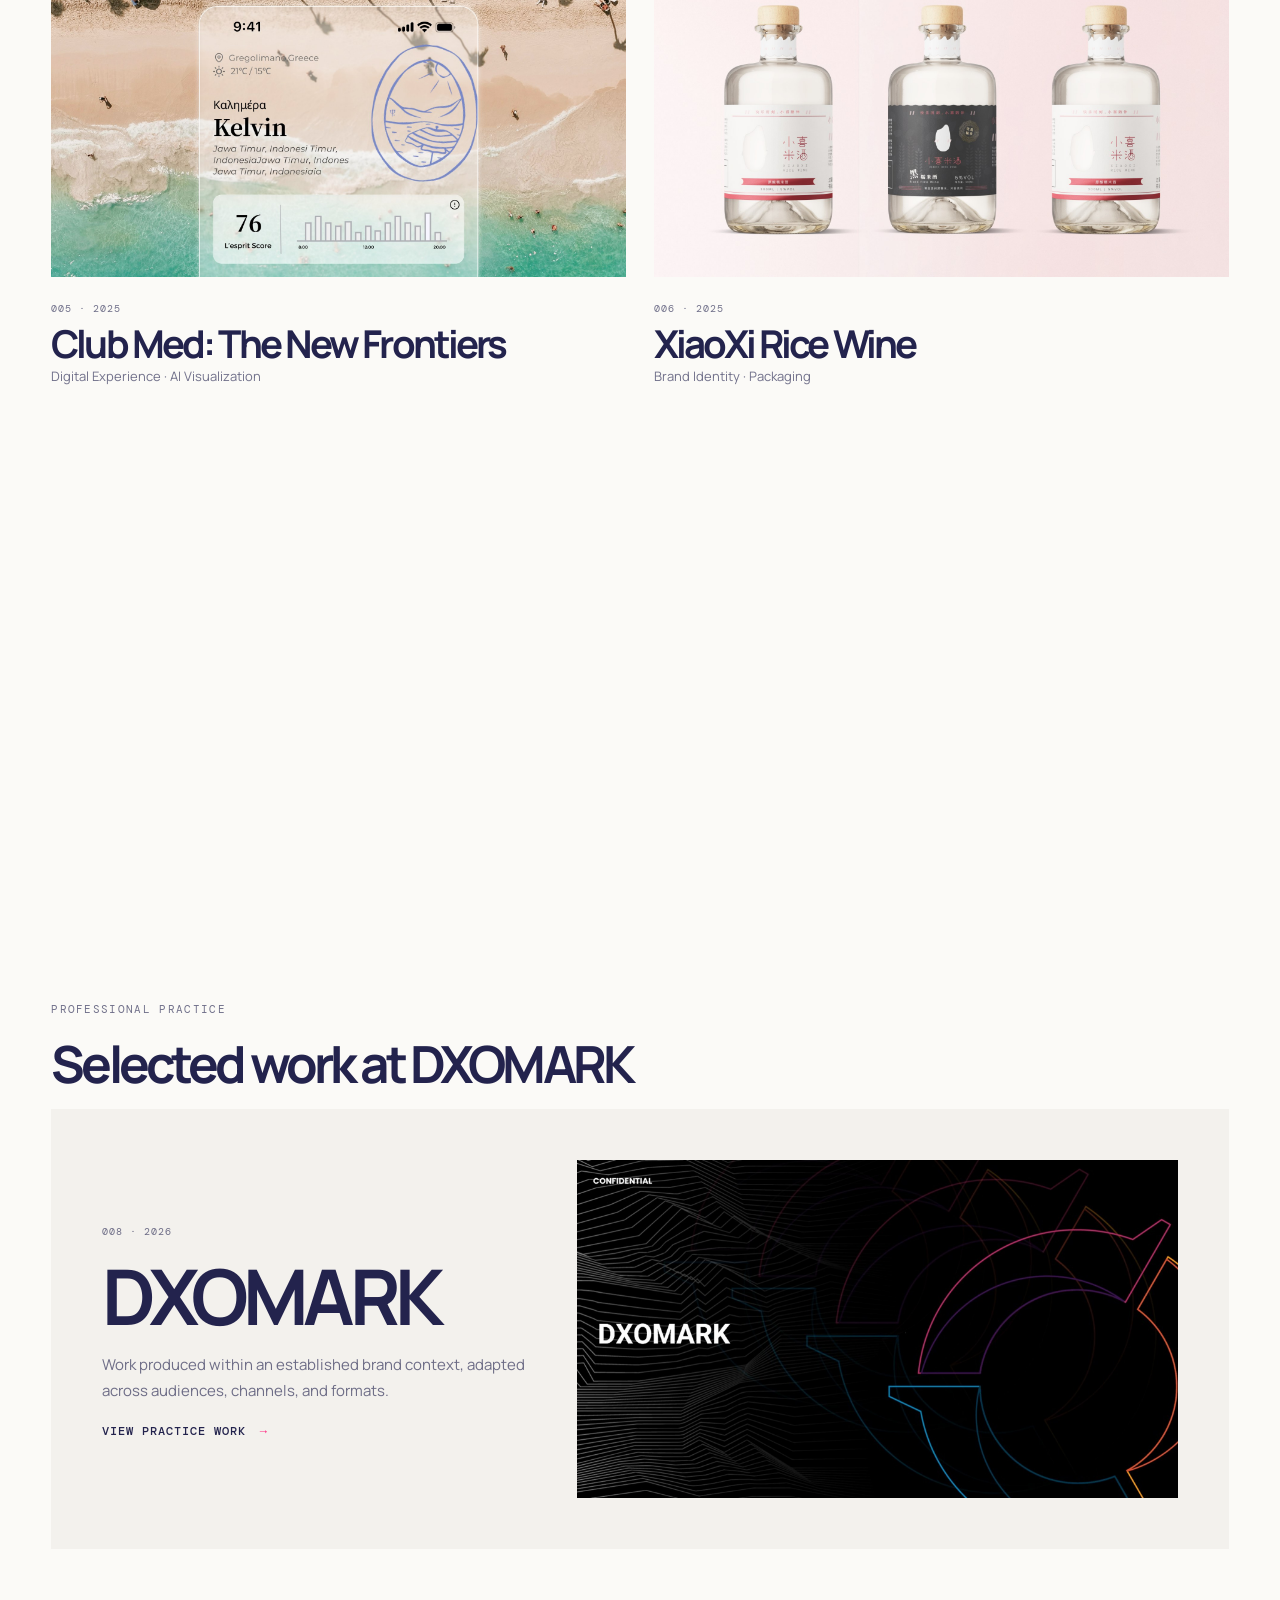
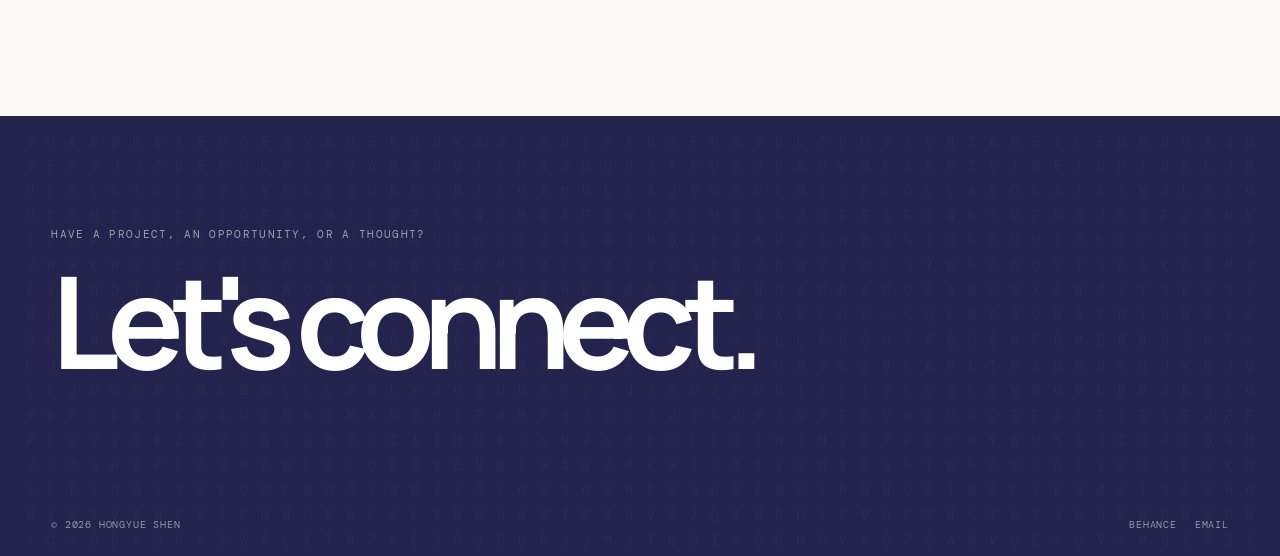
<file: work.html>
<!doctype html>
<html lang="en">
  <head>
    <meta charset="UTF-8" />
    <meta name="viewport" content="width=device-width, initial-scale=1.0" />
    <title>Work | Hongyue Shen</title>
    <link rel="preconnect" href="https://fonts.googleapis.com" />
    <link rel="preconnect" href="https://fonts.gstatic.com" crossorigin />
    <link href="https://fonts.googleapis.com/css2?family=DM+Mono:wght@400;500&family=Manrope:wght@400;500;600;700;800&display=swap" rel="stylesheet" />
    <link rel="stylesheet" href="styles.css" />
  </head>
  <body>
    <div class="cursor-dot" aria-hidden="true"></div>
    <header class="site-header">
      <a class="site-logo" href="index.html">HONGYUE SHEN</a>
      <button class="menu-toggle" type="button" aria-expanded="false" aria-label="Open navigation"><span></span><span></span></button>
      <nav class="site-nav" aria-label="Primary navigation">
        <a href="index.html">Home</a>
        <a class="active" href="work.html">Work</a>
        <a href="playground.html">Playground</a>
        <a href="about.html">About</a>
        <a class="nav-contact" href="mailto:hongyueshn@gmail.com">Let's connect</a>
      </nav>
    </header>

    <main>
      <section class="page-hero compact-page-hero" data-matrix-zone>
        <div class="letter-matrix page-matrix" data-hidden="SELECTED STORIES|SYSTEMS|NARRATIVES" data-hidden-layout="0.18,0.58;0.48,0.72;0.72,0.61" data-seed="work" data-interactive="true"></div>
        <p class="eyebrow" data-i18n="work.hero.eyebrow">01 &middot; Work</p>
        <h1 data-i18n="work.hero.title">Concepts in <em>context.</em></h1>
        <p class="page-intro" data-i18n="work.hero.intro">A curated mix of identity, campaign, editorial, digital, and speculative work.</p>
      </section>

      <section class="section work-index-section">
        <div class="filter-bar reveal" role="group" aria-label="Filter projects">
          <button class="filter-button active" type="button" data-filter="all" data-i18n="work.filter.all">All</button>
          <button class="filter-button" type="button" data-filter="identity" data-i18n="work.filter.identity">Identity</button>
          <button class="filter-button" type="button" data-filter="campaign" data-i18n="work.filter.campaign">Campaign</button>
          <button class="filter-button" type="button" data-filter="editorial" data-i18n="work.filter.editorial">Editorial</button>
          <button class="filter-button" type="button" data-filter="digital" data-i18n="work.filter.digital">Digital</button>
          <button class="filter-button" type="button" data-filter="motion" data-i18n="work.filter.motion">Motion</button>
        </div>

        <div class="work-grid">
          <a class="work-tile reveal" href="project.html?slug=scape" data-category="identity digital">
            <div class="work-tile-image"><img src="assets/work/scape08.jpg" alt="SCAPE identity storefront" /></div>
            <div><span>001 &middot; 2025</span><h2>SCAPE</h2><p data-i18n="work.tile.scape">Brand Identity &middot; Digital & Print</p></div>
          </a>
          <a class="work-tile reveal" href="project.html?slug=luminous-fair" data-category="campaign identity">
            <div class="work-tile-image"><img src="assets/work/deng08.jpg" alt="Luminous Fair event" /></div>
            <div><span>002 &middot; 2025</span><h2>Luminous Fair</h2><p data-i18n="work.tile.luminous">Campaign Visuals &middot; Event Experience</p></div>
          </a>
          <a class="work-tile reveal" href="project.html?slug=hands-across-borders" data-category="editorial">
            <div class="work-tile-image"><img src="assets/work/hands-hero.jpg" alt="Hands Across Borders visual" /></div>
            <div><span>003 &middot; 2025</span><h2>Hands Across Borders</h2><p data-i18n="work.tile.hands">Editorial Design &middot; Photography Direction</p></div>
          </a>
          <a class="work-tile reveal" href="project.html?slug=bell-ross" data-category="campaign motion">
            <div class="work-tile-image"><img src="assets/work/bellross-thumbnail.jpg" alt="Folding Time invitation campaign" /></div>
            <div><span>004 &middot; 2025</span><h2>Folding Time</h2><p data-i18n="work.tile.bell">Campaign Invitation &middot; Motion Asset</p></div>
          </a>
          <a class="work-tile reveal" href="project.html?slug=new-frontiers" data-category="identity campaign digital">
            <div class="work-tile-image"><img src="assets/work/cm-thumbnail.jpg" alt="Club Med The New Frontiers concept" /></div>
            <div><span>005 &middot; 2025</span><h2>Club Med: The New Frontiers</h2><p data-i18n="work.tile.frontiers">Digital Experience &middot; AI Visualization</p></div>
          </a>
          <a class="work-tile reveal" href="project.html?slug=xiaoxi" data-category="identity">
            <div class="work-tile-image"><img src="assets/work/xiaoxi-thumbnail.jpg" alt="XiaoXi Rice Wine identity and packaging" /></div>
            <div><span>006 &middot; 2025</span><h2>XiaoXi Rice Wine</h2><p data-i18n="work.tile.xiaoxi">Brand Identity &middot; Packaging</p></div>
          </a>
          <a class="work-tile reveal" href="project.html?slug=lamina" data-category="identity">
            <div class="work-tile-image"><img src="assets/work/lamina04.png" alt="LAMINA botanical soap packaging proposal" /></div>
            <div><span>007 &middot; 2026</span><h2>LAMINA</h2><p data-i18n="work.tile.lamina">Brand Identity &middot; Packaging Proposal</p></div>
          </a>
        </div>

        <div class="practice-heading reveal">
          <p class="eyebrow" data-i18n="work.practice.eyebrow">Professional practice</p>
          <h2 data-i18n="work.practice.title">Selected work at DXOMARK</h2>
        </div>
        <a class="practice-card reveal" href="project.html?slug=dxomark">
          <div>
            <span class="practice-number">008 &middot; 2026</span>
            <h2>DXOMARK</h2>
            <p data-i18n="work.practice.body">Work produced within an established brand context, adapted across audiences, channels, and formats.</p>
            <span class="text-link" data-i18n="work.practice.cta">View practice work <span>&rarr;</span></span>
          </div>
          <img src="assets/work/dxomark-thumbnail.jpg" alt="DXOMARK professional visual design work" />
        </a>
      </section>
    </main>

    <footer class="site-footer" id="connect">
      <div class="footer-matrix letter-matrix" data-hidden="COLLABORATE|CREATE|TOGETHER" data-hidden-layout="0.12,0.86;0.68,0.88;0.82,0.78" data-seed="connect" data-interactive="true"></div>
      <p class="eyebrow" data-i18n="footer.eyebrow">Have a project, an opportunity, or a thought?</p>
      <a class="footer-title" href="mailto:hongyueshn@gmail.com" data-i18n="footer.title">Let's connect.</a>
      <div class="footer-bottom"><span>&copy; <span data-year></span> Hongyue Shen</span><div><a href="https://www.behance.net/HongyueShen" target="_blank" rel="noreferrer">Behance</a><a href="mailto:hongyueshn@gmail.com">Email</a></div></div>
    </footer>
    <script src="script.js"></script>
    <script src="i18n.js"></script>
  </body>
</html>
</file>
<file: styles.css>
:root {
  --paper: #f3f1ed;
  --paper-deep: #ebe8e2;
  --ink: #23234d;
  --ink-soft: rgba(35, 35, 77, 0.64);
  --ink-faint: rgba(35, 35, 77, 0.14);
  --pink: #ff247f;
  --white: #fbfaf7;
  --black: #171719;
  --mono: "DM Mono", monospace;
  --sans: "Manrope", Arial, sans-serif;
  --edge: clamp(20px, 4vw, 68px);
}

* { box-sizing: border-box; }
html { scroll-behavior: smooth; }
body {
  margin: 0;
  color: var(--ink);
  background:
    radial-gradient(circle at 20% 10%, rgba(255,255,255,.82), transparent 33rem),
    var(--paper);
  font-family: var(--sans);
  -webkit-font-smoothing: antialiased;
}
body::before {
  position: fixed; inset: 0; pointer-events: none; z-index: 20; content: "";
  opacity: .18; background-image: url("data:image/svg+xml,%3Csvg viewBox='0 0 180 180' xmlns='http://www.w3.org/2000/svg'%3E%3Cfilter id='n'%3E%3CfeTurbulence type='fractalNoise' baseFrequency='.95' numOctaves='3' stitchTiles='stitch'/%3E%3C/filter%3E%3Crect width='100%25' height='100%25' filter='url(%23n)' opacity='.3'/%3E%3C/svg%3E");
}
a { color: inherit; text-decoration: none; }
button { color: inherit; font: inherit; }
img { display: block; max-width: 100%; }
.site-header {
  position: sticky; top: 0; z-index: 15; display: flex; align-items: center; justify-content: space-between;
  height: 74px; padding: 0 var(--edge); border-bottom: 1px solid rgba(35,35,77,.1);
  background: rgba(243,241,237,.84); backdrop-filter: blur(18px);
}
.site-logo { font-size: 14px; font-weight: 800; letter-spacing: .13em; }
.site-nav { display: flex; align-items: center; gap: 28px; font-family: var(--mono); font-size: 11px; letter-spacing: .08em; text-transform: uppercase; }
.site-nav a { position: relative; padding: 10px 0; }
.site-nav a::after { position: absolute; right: 0; bottom: 2px; left: 0; height: 1px; content: ""; background: var(--pink); transform: scaleX(0); transform-origin: right; transition: transform .35s ease; }
.site-nav a:hover::after, .site-nav a.active::after { transform: scaleX(1); transform-origin: left; }
.nav-contact { margin-left: 10px; color: var(--pink); }
.language-switcher { display: inline-flex; gap: 2px; padding: 3px; border: 1px solid rgba(35,35,77,.13); border-radius: 999px; background: rgba(251,250,247,.48); }
.language-switcher button { min-width: 30px; height: 24px; padding: 0 8px; border: 0; border-radius: 999px; cursor: pointer; background: transparent; color: var(--ink-soft); font-family: var(--mono); font-size: 10px; letter-spacing: .06em; text-transform: uppercase; }
.language-switcher button.active { background: var(--ink); color: white; }
.menu-toggle { display: none; border: 0; background: transparent; }
.cursor-dot { position: fixed; z-index: 2147483647; width: 8px; height: 8px; border-radius: 50%; pointer-events: none; background: var(--pink); box-shadow: 0 0 0 6px rgba(255,36,127,.08); transform: translate(-50%,-50%); transition: width .2s,height .2s,opacity .16s; }
.cursor-dot.large { width: 26px; height: 26px; background: rgba(255,36,127,.42); }

.hero { position: relative; min-height: calc(100svh - 74px); padding: 12vh var(--edge) 60px; overflow: hidden; display: flex; align-items: center; }
.hero-matrix { position: absolute; inset: 0; opacity: .72; }
.hero-copy { position: relative; z-index: 2; min-width: 0; max-width: 1160px; transform: translateY(-4vh); }
.eyebrow { margin: 0 0 19px; color: var(--ink-soft); font-family: var(--mono); font-size: 11px; letter-spacing: .12em; line-height: 1.6; text-transform: uppercase; }
h1,h2,h3,p { margin-top: 0; }
h1 { margin-bottom: 24px; font-size: clamp(58px, 8vw, 128px); font-weight: 700; letter-spacing: -.085em; line-height: .93; }
h1 em, h2 em { color: var(--pink); font-family: Georgia, serif; font-weight: 400; letter-spacing: -.07em; }
h2 { margin-bottom: 20px; font-size: clamp(35px,4.4vw,68px); font-weight: 700; letter-spacing: -.075em; line-height: 1; }
.hero-intro, .page-intro { max-width: 580px; color: var(--ink-soft); font-size: clamp(16px,1.4vw,20px); line-height: 1.65; }
.hero-actions { position: absolute; bottom: 28px; left: var(--edge); z-index: 2; display: flex; flex-wrap: wrap; gap: 12px; margin-top: 0; }
.text-link { display: inline-block; font-family: var(--mono); font-size: 12px; font-weight: 500; letter-spacing: .08em; text-transform: uppercase; }
.hero-actions .text-link { padding: 10px 13px; border: 1px solid rgba(35,35,77,.22); border-radius: 999px; background: rgba(251,250,247,.48); backdrop-filter: blur(10px); }
.hero-actions .text-link:hover { border-color: rgba(255,36,127,.45); color: var(--pink); }
.text-link span { color: var(--pink); padding-left: 6px; transition: padding .25s; }
.text-link:hover span { padding-left: 12px; }
.text-link-muted { color: var(--ink-soft); }
.hero-note { position: absolute; bottom: 28px; z-index: 2; color: var(--ink-soft); font-family: var(--mono); font-size: 10px; letter-spacing: .08em; text-transform: uppercase; }
.hero-note { right: var(--edge); }

.letter-matrix { display: grid; grid-template-columns: repeat(var(--matrix-cols), minmax(0,1fr)); align-content: start; gap: .95em .18em; overflow: hidden; font-family: var(--mono); font-size: clamp(11px,1vw,15px); line-height: 1; user-select: none; }
.matrix-letter { display: block; min-width: 0; color: rgba(35,35,77,.115); text-align: center; transition: color .16s ease, transform .16s ease, opacity .16s ease; }
.matrix-letter.hidden-letter { color: rgba(35,35,77,.4); }
.letter-matrix[data-interactive="true"] .matrix-letter { color: rgba(35,35,77,.08); }
.letter-matrix[data-interactive="true"] .matrix-letter.is-near { color: rgba(35,35,77,.55); transform: translateY(-2px); }
.letter-matrix[data-interactive="true"] .hidden-letter.is-near { color: var(--pink); }

.section { padding: clamp(90px,13vw,180px) var(--edge); }
.selected-section,.featured-section { background: var(--white); }
.section-heading { display: grid; grid-template-columns: 1fr minmax(0,3fr); gap: 24px; margin-bottom: 46px; }
.section-heading h2 { grid-column: 2; }
.section-heading > p:last-child { grid-column: 3; align-self: end; color: var(--ink-soft); font-size: 15px; line-height: 1.7; }
.section-heading > p:last-child span { display: block; margin-top: 8px; font-family: var(--mono); font-size: 10px; letter-spacing: .08em; text-align: right; text-transform: uppercase; }
.featured-section { padding: clamp(70px,8vw,110px) clamp(18px,2.6vw,44px); }
.featured-section .section-heading { margin-bottom: 26px; }
.featured-section .section-heading h2 { max-width: 1280px; white-space: nowrap; font-size: clamp(42px,5.4vw,92px); }
.featured-heading { display: block; }
.featured-heading h2 { max-width: none !important; white-space: nowrap; font-size: clamp(30px,3.6vw,58px) !important; letter-spacing: -.065em; }
.featured-list { display: grid; gap: 12px; }
.featured-banner { position: relative; display: grid; grid-template-columns: minmax(0,1fr) minmax(330px,.9fr); gap: clamp(20px,4vw,70px); min-height: 178px; padding: 24px clamp(24px,3.4vw,48px); overflow: hidden; align-items: center; border: 1px solid rgba(35,35,77,.1); background: var(--paper); transition: border-color .18s ease, transform .18s ease, background .18s ease, color .18s ease; }
.featured-banner::after { position: absolute; inset: 0; z-index: 2; content: ""; opacity: 0; background: linear-gradient(90deg, rgba(18,18,45,.74), rgba(18,18,45,.26)); transition: opacity .2s ease; pointer-events: none; }
.featured-banner:hover { border-color: rgba(255,36,127,.45); background: #f7f4ef; transform: translateY(-2px); }
.featured-banner:hover::after { opacity: 1; }
.featured-copy { position: relative; z-index: 3; }
.featured-number,.featured-meta span { color: var(--ink-soft); font-family: var(--mono); font-size: 10px; letter-spacing: .1em; text-transform: uppercase; }
.featured-copy h3 { margin: 10px 0 8px; font-size: clamp(34px,4vw,62px); letter-spacing: -.08em; line-height: .95; }
.featured-copy p { max-width: 500px; margin: 0; color: var(--ink-soft); font-size: 14px; line-height: 1.55; }
.featured-meta { display: grid; gap: 10px; align-self: end; }
.featured-matrix { grid-column: 2; height: 132px; font-size: 12px; opacity: .95; }
.featured-matrix .hidden-letter { color: var(--pink); }
.featured-matrix[data-interactive="true"] .hidden-letter { color: var(--pink); opacity: 1; }
.featured-thumb { position: absolute; inset: 0; z-index: 1; width: 100%; height: 100%; object-fit: cover; opacity: 0; filter: saturate(.98); transform: scale(1.03); transition: opacity .2s ease, transform .28s ease; pointer-events: none; }
.featured-banner:hover .featured-thumb { opacity: 1; transform: scale(1); }
.featured-banner:hover .featured-matrix { opacity: 0; }
.featured-banner:hover .featured-copy,
.featured-banner:hover .featured-copy p,
.featured-banner:hover .featured-number { color: white; }
.project-list { display: grid; grid-template-columns: repeat(2,minmax(0,1fr)); gap: 14px; }
.project-card { position: relative; min-height: clamp(320px,28vw,440px); padding: 22px; overflow: hidden; background: var(--paper); }
.project-card img,.project-card-overlay,.project-card-matrix { position: absolute; inset: 0; width: 100%; height: 100%; }
.project-card img { opacity: 0; object-fit: cover; transform: scale(1.05); filter: saturate(.9); transition: opacity .55s ease,transform .85s cubic-bezier(.16,.8,.24,1),filter .55s; }
.project-card-overlay { opacity: 0; background: linear-gradient(180deg,rgba(15,17,36,.08),rgba(15,17,36,.72)); transition: opacity .55s ease; }
.project-card-matrix { padding: 3vw; font-size: clamp(10px,1.25vw,18px); transition: opacity .45s; }
.project-card-top,.project-card-bottom { position: relative; z-index: 2; transition: color .45s ease; }
.project-card-top { display: flex; justify-content: space-between; color: var(--ink-soft); font-family: var(--mono); font-size: 10px; letter-spacing: .1em; text-transform: uppercase; }
.project-card-bottom { position: absolute; right: 24px; bottom: 24px; left: 24px; }
.project-card h3 { margin-bottom: 10px; font-size: clamp(36px,4.6vw,70px); letter-spacing: -.08em; line-height: .93; }
.project-card p { max-width: 520px; margin-bottom: 18px; color: var(--ink-soft); font-size: 14px; line-height: 1.6; }
.view-label { opacity: 0; font-family: var(--mono); font-size: 10px; letter-spacing: .1em; text-transform: uppercase; transform: translateY(12px); transition: opacity .4s,transform .4s; }
.view-label b { color: var(--pink); }
.project-card:hover img,.project-card:focus-visible img { opacity: 1; transform: scale(1); filter: saturate(1); }
.project-card:hover .project-card-overlay,.project-card:focus-visible .project-card-overlay { opacity: 1; }
.project-card:hover .project-card-matrix,.project-card:focus-visible .project-card-matrix { opacity: 0; }
.project-card:hover .project-card-top,.project-card:hover .project-card-bottom,.project-card:focus-visible .project-card-top,.project-card:focus-visible .project-card-bottom { color: white; }
.project-card:hover p,.project-card:focus-visible p { color: rgba(255,255,255,.78); }
.project-card:hover .view-label,.project-card:focus-visible .view-label { opacity: 1; transform: translateY(0); }
.button-link { display: flex; justify-content: space-between; margin-top: 22px; padding: 18px 0; border-top: 1px solid var(--ink-faint); border-bottom: 1px solid var(--ink-faint); font-family: var(--mono); font-size: 12px; letter-spacing: .12em; text-transform: uppercase; }
.button-link span { color: var(--pink); }

.home-about { display: grid; grid-template-columns: minmax(180px,320px) minmax(0,660px); justify-content: center; gap: clamp(44px,9vw,140px); align-items: center; }
.home-about-image { height: 430px; overflow: hidden; background: transparent; }
.home-about-image img { width: 100%; height: 100%; object-fit: contain; object-position: center bottom; }
.home-about-copy p:not(.eyebrow) { max-width: 590px; color: var(--ink-soft); font-size: 17px; line-height: 1.8; }

.page-hero { position: relative; min-height: 560px; padding: 150px var(--edge) 80px; overflow: hidden; border-bottom: 1px solid var(--ink-faint); }
.compact-page-hero { min-height: 440px; padding-top: 118px; padding-bottom: 62px; }
.compact-page-hero h1 { max-width: 1320px; white-space: nowrap; font-size: clamp(54px,7vw,116px); }
.page-hero h1 { position: relative; z-index: 1; max-width: 1000px; }
.page-hero .eyebrow,.page-hero .page-intro { position: relative; z-index: 1; }
.page-matrix { position: absolute; inset: 0; padding: 24px; opacity: .8; font-size: 14px; }
.work-index-section,.playground-section { padding-top: 0; background: var(--white); }
.playground-section { padding-top: clamp(42px,5vw,76px); }
.filter-bar { display: flex; flex-wrap: wrap; gap: 8px; margin-bottom: 30px; padding-top: 30px; border-top: 1px solid var(--ink-faint); }
.filter-button { padding: 9px 14px; border: 1px solid var(--ink-faint); border-radius: 30px; background: transparent; cursor: pointer; font-family: var(--mono); font-size: 10px; letter-spacing: .08em; text-transform: uppercase; transition: .25s; }
.filter-button:hover,.filter-button.active { color: white; border-color: var(--ink); background: var(--ink); }
.work-grid { display: grid; grid-template-columns: 1fr 1fr; gap: clamp(16px,2.2vw,34px); }
.work-tile { transition: opacity .35s,transform .35s; }
.work-tile.is-hidden { display: none; }
.work-tile-image { aspect-ratio: 16 / 9; margin-bottom: 18px; overflow: hidden; background: var(--paper); }
.work-tile img { width: 100%; height: 100%; object-fit: contain; transition: transform .65s ease; }
.work-tile:hover img { transform: scale(1.045); }
.work-tile span,.practice-number { color: var(--ink-soft); font-family: var(--mono); font-size: 10px; letter-spacing: .1em; text-transform: uppercase; }
.work-tile h2 { margin: 8px 0 4px; font-size: clamp(27px,3vw,42px); }
.work-tile p { color: var(--ink-soft); font-size: 13px; }
.practice-heading { margin-top: 130px; }
.practice-heading h2 { font-size: clamp(34px,4vw,54px); }
.practice-card { display: grid; grid-template-columns: 1fr 1.35fr; gap: 30px; align-items: center; padding: clamp(24px,4vw,56px); background: var(--paper); }
.practice-card h2 { margin: 18px 0; font-size: clamp(42px,6vw,78px); }
.practice-card p { max-width: 500px; color: var(--ink-soft); font-size: 15px; line-height: 1.7; }
.practice-card img { transition: transform .65s ease; }
.practice-card:hover img { transform: scale(1.025); }

.play-grid { display: grid; grid-auto-flow: dense; grid-template-columns: repeat(3,1fr); gap: 14px; }
.play-item { position: relative; min-height: 300px; padding: 0; overflow: hidden; border: 0; cursor: pointer; background: var(--paper-deep); text-align: left; }
.play-item img { width: 100%; height: 100%; object-fit: cover; transition: transform .65s ease,filter .5s; }
.play-item:hover img { transform: scale(1.045); filter: saturate(1.16); }
.play-item > span:last-child { position: absolute; right: 16px; bottom: 16px; left: 16px; color: white; font-family: var(--mono); font-size: 10px; letter-spacing: .1em; text-shadow: 0 1px 3px #000; text-transform: uppercase; }
.play-wide { grid-column: span 2; }
.play-placeholder { display: flex; align-items: center; justify-content: center; border: 1px dashed rgba(35,35,77,.35); background: transparent; }
.play-placeholder .placeholder-mark { position: static; color: var(--pink); font-size: 60px; font-weight: 200; text-shadow: none; transition: transform .35s; }
.play-placeholder:hover .placeholder-mark { transform: rotate(45deg); }
.play-placeholder > span:last-child { color: var(--ink-soft); text-shadow: none; }
.play-masonry { display: grid; grid-template-columns: 1.08fr .92fr; grid-template-areas: "script script" "living coffee" "living zine"; gap: 0; border-top: 1px solid rgba(35,35,77,.1); border-left: 1px solid rgba(35,35,77,.1); }
.play-card { position: relative; min-height: clamp(330px,34vw,520px); padding: 0; overflow: hidden; border: 0; border-right: 1px solid rgba(35,35,77,.1); border-bottom: 1px solid rgba(35,35,77,.1); cursor: pointer; background: var(--paper-deep); text-align: left; }
.play-card-large { grid-area: zine; min-height: clamp(260px,22vw,360px); }
.play-card-tall { grid-area: living; min-height: clamp(520px,44vw,720px); }
.play-card-wide { grid-area: script; min-height: clamp(320px,32vw,470px); }
.play-card-coffee { grid-area: coffee; min-height: clamp(260px,22vw,360px); }
.play-card img,.play-card video { width: 100%; height: 100%; object-fit: cover; filter: saturate(.86) contrast(.96); transition: transform .45s ease, filter .25s ease; }
.play-card-contain img,.play-card-contain video { object-fit: contain; background: var(--paper); }
.play-card::after { position: absolute; inset: 0; content: ""; background: linear-gradient(180deg,rgba(20,20,50,0),rgba(20,20,50,.62)); opacity: .65; transition: opacity .25s ease; }
.play-card span { position: absolute; right: 18px; bottom: 18px; left: 18px; z-index: 1; color: white; font-size: clamp(24px,3.4vw,52px); font-weight: 700; letter-spacing: -.075em; line-height: .96; }
.play-card:hover img,.play-card:hover video { transform: scale(1.045); filter: saturate(1.08) contrast(1); }
.play-card:hover::after { opacity: .86; }

.about-hero { position: relative; display: grid; grid-template-columns: 1.1fr .9fr; gap: 40px; min-height: 700px; padding: 120px var(--edge); overflow: hidden; align-items: center; }
.about-copy,.about-portrait { position: relative; z-index: 1; }
.about-copy p:not(.eyebrow) { max-width: 670px; color: var(--ink-soft); font-size: clamp(16px,1.5vw,20px); line-height: 1.75; }
.about-actions { position: static; margin-top: 28px; }
.about-portrait { position: relative; justify-self: center; width: min(520px,100%); height: 590px; overflow: hidden; background: var(--paper-deep); }
.about-portrait img { width: 100%; height: 100%; object-fit: cover; object-position: center; }
.about-matrix { position: absolute; inset: 0; padding: 22px; opacity: .76; font-size: 12px; }
.about-details { display: grid; grid-template-columns: 1fr 1fr; gap: clamp(50px,10vw,150px); background: var(--white); }
.timeline > div { padding: 18px 0; border-top: 1px solid var(--ink-faint); }
.timeline span,.language-list span { color: var(--ink-soft); font-family: var(--mono); font-size: 10px; letter-spacing: .06em; text-transform: uppercase; }
.timeline h3 { margin: 11px 0 3px; font-size: 20px; letter-spacing: -.04em; }
.timeline p { margin: 0; color: var(--ink-soft); font-size: 14px; }
.tag-list { display: flex; flex-wrap: wrap; gap: 8px; }
.tag-list span { padding: 9px 13px; border: 1px solid var(--ink-faint); border-radius: 20px; font-family: var(--mono); font-size: 10px; letter-spacing: .06em; text-transform: uppercase; }
.subheading { margin-top: 60px; }
.language-list { display: grid; grid-template-columns: 1fr 1fr; gap: 0 24px; }
.language-list p { display: flex; justify-content: space-between; gap: 10px; padding: 14px 0; border-top: 1px solid var(--ink-faint); font-size: 14px; }

.project-hero { padding: 52px var(--edge) 42px; border-bottom: 1px solid var(--ink-faint); }
.project-hero-top { display: flex; justify-content: space-between; gap: 24px; align-items: center; }
.project-back { display: inline-block; margin-bottom: 22px; }
.project-back span { padding-right: 6px; padding-left: 0; }
.project-back:hover span { padding-right: 12px; padding-left: 0; }
.project-number { margin: 0 0 22px; color: var(--ink-soft); font-family: var(--mono); font-size: 11px; letter-spacing: .12em; }
.project-hero h1 { margin-top: 24px; max-width: 1200px; }
.project-meta { display: grid; grid-template-columns: 1.15fr 1.35fr .7fr; gap: 22px; margin-top: 36px; padding-top: 18px; border-top: 1px solid var(--ink-faint); }
.project-meta p { margin: 0; color: var(--ink-soft); font-family: var(--mono); font-size: 11px; letter-spacing: .06em; line-height: 1.7; text-transform: uppercase; }
.project-meta b { display: block; color: var(--ink); font-family: var(--sans); font-size: 14px; letter-spacing: 0; text-transform: none; }
.project-lead-image { width: 100%; max-height: 82vh; object-fit: cover; }
.project-summary { display: grid; grid-template-columns: 1fr 1fr; gap: clamp(35px,9vw,150px); padding: clamp(70px,9vw,130px) var(--edge); background: var(--white); }
.project-summary h2 { color: var(--pink); font-family: var(--mono); font-size: 11px; letter-spacing: .1em; text-transform: uppercase; }
.project-summary p { color: var(--ink-soft); font-size: clamp(16px,1.4vw,19px); line-height: 1.8; }
.project-gallery { padding: 0 var(--edge) 100px; }
.gallery-grid { display: grid; grid-template-columns: repeat(6,1fr); gap: 14px; }
.gallery-item { grid-column: span 3; aspect-ratio: 16 / 9; min-height: 0; padding: 0; overflow: hidden; border: 0; cursor: zoom-in; background: var(--paper-deep); }
.gallery-item-wide { grid-column: span 6; }
.gallery-item-third { grid-column: span 2; }
.gallery-item img { width: 100%; height: 100%; object-fit: contain; transition: transform .75s ease; }
.gallery-item:hover img { transform: scale(1.035); }
.gallery-video { display: grid; aspect-ratio: auto; min-height: auto; cursor: default; background: transparent; }
.gallery-video video { display: block; width: 100%; aspect-ratio: 16 / 9; object-fit: contain; background: transparent; }
.gallery-video p { margin: 10px 0 0; color: var(--ink-soft); font-family: var(--mono); font-size: 10px; letter-spacing: .1em; text-transform: uppercase; }

.play-feature { display: grid; grid-template-columns: minmax(260px,.65fr) minmax(0,1.35fr); gap: clamp(22px,4vw,60px); align-items: stretch; padding: clamp(26px,4vw,54px); border-top: 1px solid var(--ink-faint); background: var(--paper); }
.play-feature + .play-feature { margin-top: 14px; }
.play-feature h2 { margin-bottom: 16px; font-size: clamp(36px,4.8vw,70px); }
.play-feature p:not(.eyebrow) { max-width: 560px; color: var(--ink-soft); font-size: 15px; line-height: 1.75; }
.zine-frame { min-height: 520px; overflow: hidden; background: var(--white); }
.zine-frame iframe { width: 100%; height: 100%; min-height: 520px; border: 0; }
.play-feature-dark { color: white; background: var(--ink); }
.play-feature-dark p:not(.eyebrow),.play-feature-dark .eyebrow { color: rgba(255,255,255,.62); }
.play-feature-dark .text-link { color: white; }
.play-video-frame { display: grid; gap: 10px; align-content: center; }
.play-video-frame video { display: block; width: 100%; aspect-ratio: 16 / 9; object-fit: contain; border: 1px solid rgba(255,255,255,.18); background: rgba(255,255,255,.04); }
.play-video-frame small { color: rgba(255,255,255,.58); font-family: var(--mono); font-size: 10px; letter-spacing: .08em; text-transform: uppercase; }
.video-placeholder { display: grid; min-height: 330px; padding: 28px; align-content: end; border: 1px solid rgba(255,255,255,.18); background: linear-gradient(135deg, rgba(255,255,255,.06), rgba(255,36,127,.16)); }
.video-placeholder span { max-width: 440px; font-size: clamp(28px,4vw,56px); font-weight: 700; letter-spacing: -.07em; line-height: .98; }
.video-placeholder small { margin-top: 18px; color: rgba(255,255,255,.58); font-family: var(--mono); font-size: 10px; letter-spacing: .08em; text-transform: uppercase; }
.compact-play-grid { margin-top: 14px; grid-template-columns: repeat(3,1fr); }
.project-next { display: flex; justify-content: space-between; gap: 20px; padding: 22px var(--edge); border-top: 1px solid var(--ink-faint); font-family: var(--mono); font-size: 11px; letter-spacing: .1em; text-transform: uppercase; }
.project-next span { color: var(--pink); }

.lightbox { position: fixed; inset: 0; z-index: 50; display: flex; align-items: center; justify-content: center; padding: 38px; visibility: hidden; opacity: 0; background: rgba(15,15,21,.92); transition: opacity .3s,visibility .3s; }
.lightbox.open { visibility: visible; opacity: 1; }
.lightbox img { max-width: min(1500px,92vw); max-height: 82vh; object-fit: contain; }
.lightbox p { position: absolute; bottom: 13px; color: rgba(255,255,255,.7); font-family: var(--mono); font-size: 10px; letter-spacing: .1em; text-transform: uppercase; }
.lightbox-close { position: absolute; top: 20px; right: 25px; color: white; border: 0; cursor: pointer; background: transparent; font-size: 35px; line-height: 1; }
.play-modal { position: fixed; inset: 0; z-index: 60; display: grid; place-items: center; padding: 26px; visibility: hidden; opacity: 0; background: rgba(18,18,36,.86); transition: opacity .25s ease, visibility .25s ease; }
.play-modal.open { visibility: visible; opacity: 1; }
.play-modal-dialog { position: relative; width: min(1440px,96vw); max-height: 92vh; overflow: auto; background: var(--paper); color: var(--ink); box-shadow: 0 28px 100px rgba(0,0,0,.32); }
.play-modal-close { position: absolute; top: 18px; right: 20px; z-index: 3; width: 40px; height: 40px; border: 1px solid rgba(35,35,77,.14); border-radius: 50%; cursor: pointer; background: rgba(251,250,247,.72); color: var(--ink); font-size: 26px; line-height: 1; }
.play-panel { display: none; grid-template-columns: minmax(260px,.48fr) minmax(0,1.52fr); gap: clamp(22px,4vw,58px); padding: clamp(28px,4vw,62px); }
.play-panel.active { display: grid; }
.play-panel-wide { grid-template-columns: minmax(260px,.48fr) minmax(0,1.52fr); }
.play-panel-copy h2 { margin-bottom: 18px; font-size: clamp(40px,5.5vw,82px); }
.play-panel-copy p:not(.eyebrow) { max-width: 520px; color: var(--ink-soft); font-size: 15px; line-height: 1.75; }
.play-hint { margin-top: 20px; font-family: var(--mono); font-size: 11px !important; letter-spacing: .06em; text-transform: uppercase; }
.play-panel-media { min-height: 520px; overflow: hidden; background: var(--white); }
.play-panel-media video,.play-panel-media iframe { display: block; width: 100%; height: 100%; min-height: 520px; border: 0; object-fit: contain; }
.living-video-frame { height: min(62vh, 620px); min-height: 420px; background: #15152d; }
.living-video-frame video { height: 100%; min-height: 0; object-fit: contain; }
.panorama-frame { position: relative; background: #0d0d1c; }
.panorama-frame a-scene { display: block; width: 100%; height: 620px; min-height: 520px; }
.panorama-fallback { display: none !important; width: 100%; height: 620px; min-height: 420px; object-fit: contain; background: #0d0d1c; }
.panorama-frame.no-aframe a-scene { display: none; }
.panorama-frame.no-aframe .panorama-fallback { display: block !important; }
.coffee-frame { display: grid; place-items: stretch; height: min(70vh, 680px); min-height: 520px; overflow: hidden; background: white; }
.coffee-stage { display: grid; place-items: center; width: 100%; height: 100%; min-height: 0; overflow: hidden; outline: none; background: white; touch-action: pan-y; cursor: grab; }
.coffee-stage:active { cursor: grabbing; }
.coffee-image-stage { display: flex; align-items: center; justify-content: flex-start; overflow-x: auto; overflow-y: hidden; padding: 0; direction: ltr; touch-action: pan-x; overscroll-behavior: contain; scroll-padding-left: 0; }
.coffee-panorama-image { display: block; flex: 0 0 auto; width: auto; max-width: none; height: 100%; margin: 0; object-fit: contain; object-position: left center; background: white; }
.coffee-board { position: relative; width: min(100%, calc((74vh - 2px) * 2.657)); max-width: 100%; aspect-ratio: 2870 / 1080; overflow: hidden; background: white; }
.coffee-board-ghost { position: absolute; inset: 0; width: 100%; height: 100%; object-fit: contain; opacity: .055; transition: opacity .35s ease; }
.coffee-stage.is-complete .coffee-board-ghost { opacity: 1; }
.coffee-module-piece { position: absolute; overflow: hidden; opacity: 0; transform: translateY(12px) scale(.985); transition: opacity .35s ease, transform .35s ease, filter .35s ease; filter: saturate(.95); }
.coffee-module-piece img { position: absolute; max-width: none; transform-origin: top left; }
.coffee-module-piece.active { opacity: 1; transform: translateY(0) scale(1); filter: saturate(1.02); }
.coffee-module-piece.current { box-shadow: 0 0 0 1px rgba(255,36,127,.28), 0 16px 50px rgba(35,35,77,.1); }
.coffee-progress { position: absolute; right: 16px; bottom: 14px; z-index: 3; padding: 7px 10px; border-radius: 999px; background: rgba(255,255,255,.82); color: var(--pink); font-family: var(--mono); font-size: 10px; letter-spacing: .09em; backdrop-filter: blur(10px); }

.site-footer { position: relative; min-height: 440px; padding: 110px var(--edge) 26px; overflow: hidden; background: var(--ink); color: white; }
.footer-matrix { position: absolute; inset: 0; padding: 20px; opacity: .38; }
.footer-matrix .matrix-letter { color: rgba(255,255,255,.1); }
.footer-matrix .hidden-letter { color: var(--pink); }
.footer-matrix[data-interactive="true"] .matrix-letter { color: rgba(255,255,255,.08); }
.footer-matrix[data-interactive="true"] .matrix-letter.is-near { color: rgba(255,255,255,.55); }
.footer-matrix[data-interactive="true"] .hidden-letter.is-near { color: var(--pink); }
.site-footer > *:not(.footer-matrix) { position: relative; z-index: 1; }
.site-footer .eyebrow { color: rgba(255,255,255,.56); }
.footer-title { display: inline-block; font-size: clamp(56px,10vw,150px); font-weight: 700; letter-spacing: -.095em; line-height: .92; }
.footer-title:hover { color: var(--pink); }
.footer-bottom { position: absolute !important; right: var(--edge); bottom: 25px; left: var(--edge); display: flex; justify-content: space-between; color: rgba(255,255,255,.52); font-family: var(--mono); font-size: 10px; letter-spacing: .08em; text-transform: uppercase; }
.footer-bottom div { display: flex; gap: 18px; }
.footer-bottom a:hover { color: var(--pink); }

.reveal { opacity: 0; transform: translateY(22px); transition: opacity .7s ease,transform .7s ease; }
.reveal.visible { opacity: 1; transform: translateY(0); }

@media (max-width: 760px) {
  .cursor-dot { display: none; }
  .site-header { height: 64px; }
  .menu-toggle { display: flex; flex-direction: column; gap: 6px; width: 30px; height: 26px; padding: 5px 0; cursor: pointer; }
  .menu-toggle { position: absolute; top: 19px; right: var(--edge); z-index: 2; }
  .menu-toggle::before,.menu-toggle::after { position: absolute; right: 0; width: 28px; height: 2px; content: ""; background: var(--ink); transition: .3s; }
  .menu-toggle::before { top: 5px; }
  .menu-toggle::after { bottom: 5px; }
  .menu-toggle span { display: none; }
  .menu-toggle.open::before { top: 11px; transform: rotate(45deg); }
  .menu-toggle.open::after { bottom: 11px; transform: rotate(-45deg); }
  .site-nav { position: fixed; top: 64px; right: 0; left: 0; display: flex; flex-direction: column; align-items: flex-start; gap: 18px; padding: 30px var(--edge) 36px; visibility: hidden; opacity: 0; background: rgba(243,241,237,.97); transform: translateY(-12px); transition: .3s; }
  .site-nav.open { visibility: visible; opacity: 1; transform: translateY(0); }
  .nav-contact { margin-left: 0; }
  .hero { min-height: 730px; padding-top: 80px; align-items: center; }
  .hero-copy { width: 100%; max-width: 100%; overflow: hidden; transform: translateY(-3vh); }
  .hero-intro { max-width: 335px; }
  .hero-actions { right: var(--edge); bottom: 54px; }
  .hero-note { bottom: 22px; left: var(--edge); right: auto; }
  h1 { font-size: clamp(56px,17vw,92px); }
  .hero-matrix { opacity: .56; }
  .section { padding-top: 90px; padding-bottom: 90px; }
  .section-heading { display: block; }
  .featured-section .section-heading h2 { white-space: normal; }
  .featured-heading h2 { white-space: normal; }
  .section-heading > p:last-child { margin-top: 22px; }
  .section-heading > p:last-child span { text-align: left; }
  .featured-banner { grid-template-columns: 1fr; min-height: 320px; }
  .featured-meta { display: flex; flex-wrap: wrap; }
  .featured-matrix { grid-column: auto; height: 150px; order: -1; }
  .featured-thumb { inset: 0; width: 100%; height: 100%; opacity: .12; }
  .featured-banner:hover .featured-thumb { opacity: .35; }
  .project-card { min-height: 350px; }
  .project-list { grid-template-columns: 1fr; }
  .project-card img { opacity: .23; }
  .project-card-overlay { opacity: .12; }
  .project-card-matrix { opacity: .92; }
  .project-card-bottom p { display: none; }
  .home-about { display: block; }
  .home-about-image { height: 310px; margin-bottom: 38px; }
  .page-hero { min-height: 470px; padding-top: 120px; }
  .compact-page-hero { min-height: 390px; }
  .compact-page-hero h1 { white-space: normal; }
  .page-matrix { inset: 0; padding: 16px; }
  .work-grid,.about-details,.about-hero,.project-summary,.practice-card { grid-template-columns: 1fr; }
  .work-grid { gap: 32px; }
  .practice-heading { margin-top: 88px; }
  .practice-card img { order: -1; }
  .play-grid { grid-template-columns: 1fr; }
  .play-masonry { display: block; border-left: 0; }
  .play-card { display: block; min-height: 320px; margin-bottom: 0; border-right: 0; }
  .play-card-large,.play-card-tall,.play-card-wide,.play-card-coffee { min-height: 320px; }
  .play-panel,.play-panel-wide { grid-template-columns: 1fr; padding: 24px; }
  .play-panel-media,.play-panel-media video,.play-panel-media iframe,.panorama-frame a-scene,.panorama-fallback { min-height: 380px; height: 380px; }
  .coffee-stage { height: 420px; min-height: 420px; }
  .coffee-board { width: 100%; min-height: 0; }
  .play-feature { grid-template-columns: 1fr; padding: 24px; }
  .zine-frame,.zine-frame iframe { min-height: 430px; }
  .compact-play-grid { grid-template-columns: 1fr; }
  .play-wide { grid-column: auto; }
  .play-item { min-height: 270px; }
  .about-hero { padding-top: 95px; }
  .about-actions { right: auto; bottom: auto; left: auto; }
  .about-matrix { padding: 14px; opacity: .62; }
  .about-portrait { width: 100%; height: 460px; }
  .language-list { grid-template-columns: 1fr; }
  .project-hero { padding-top: 34px; }
  .project-meta { grid-template-columns: 1fr; gap: 13px; }
  .gallery-grid { grid-template-columns: 1fr; }
  .gallery-item,.gallery-item-wide,.gallery-item-third,.gallery-video { grid-column: auto; }
  .site-footer { min-height: 340px; padding-top: 78px; }
  .footer-bottom { display: block; }
  .footer-bottom div { margin-top: 12px; }
}
</file>
